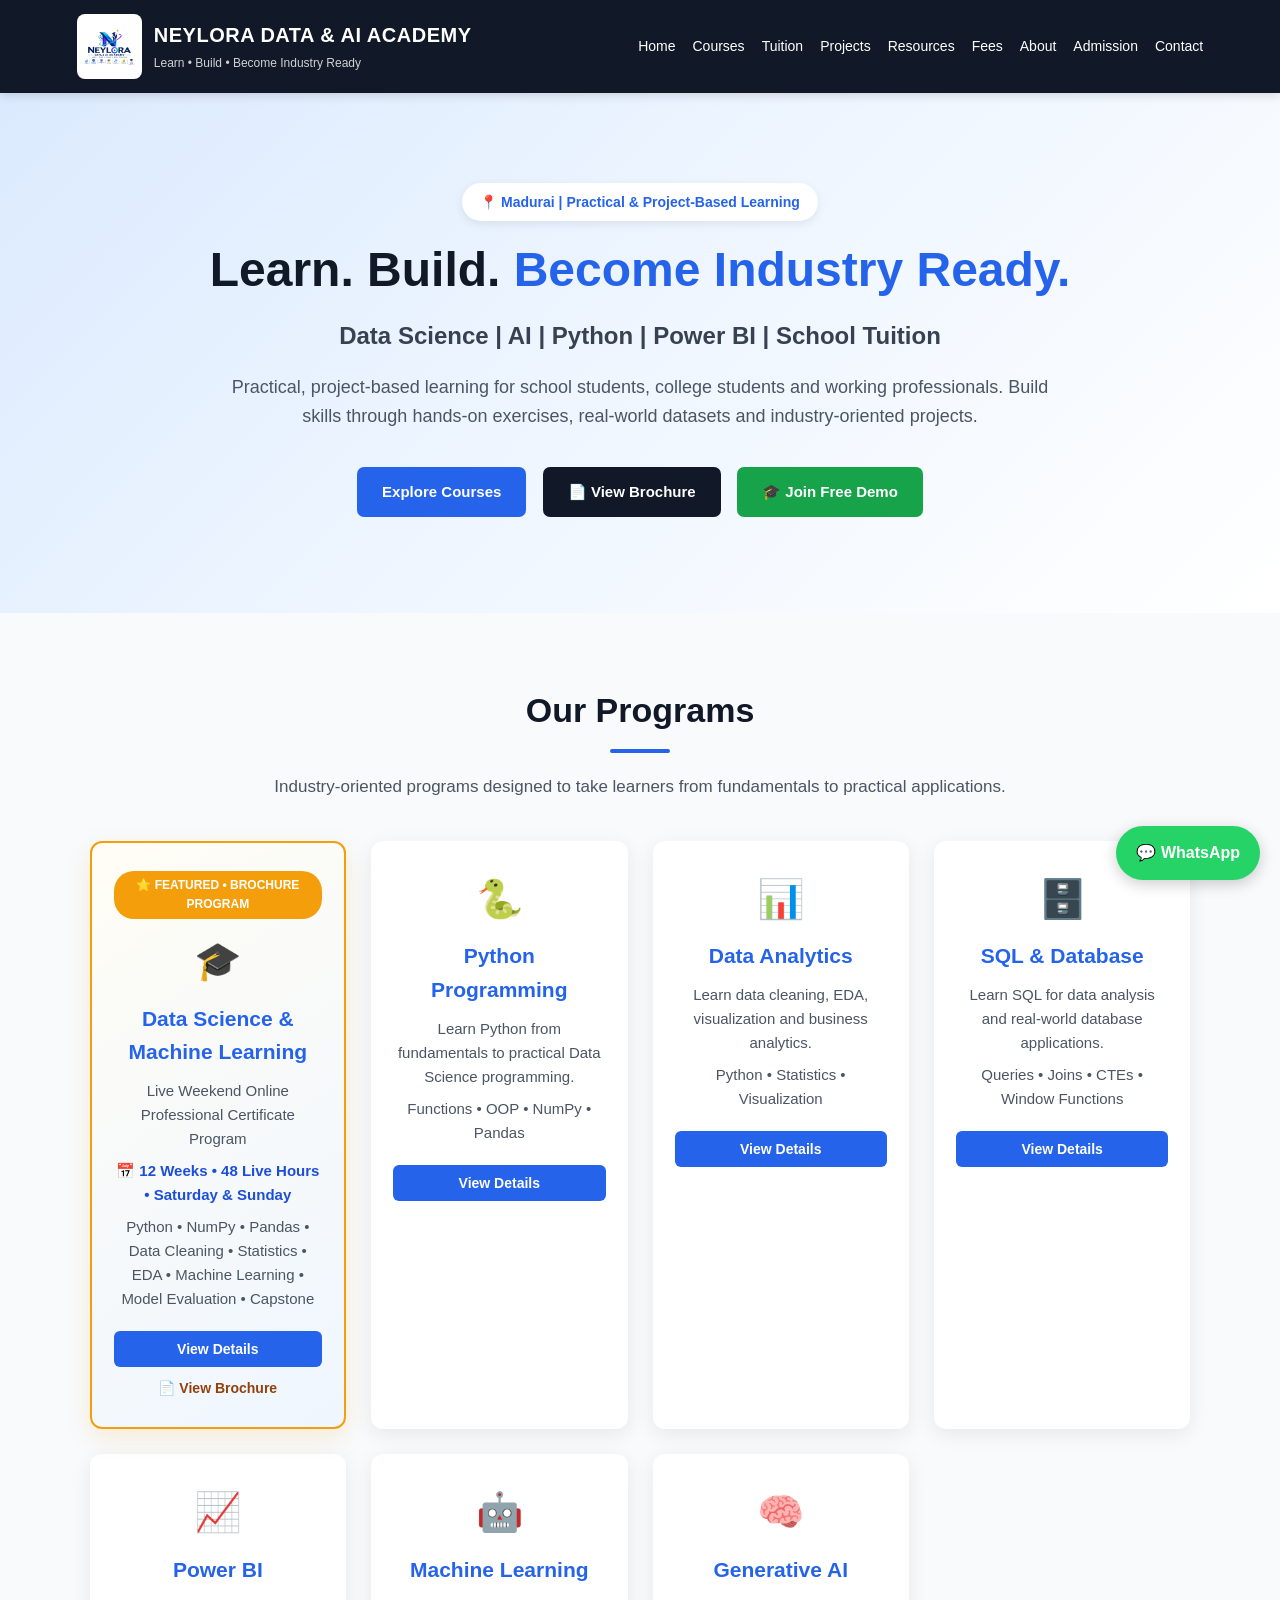
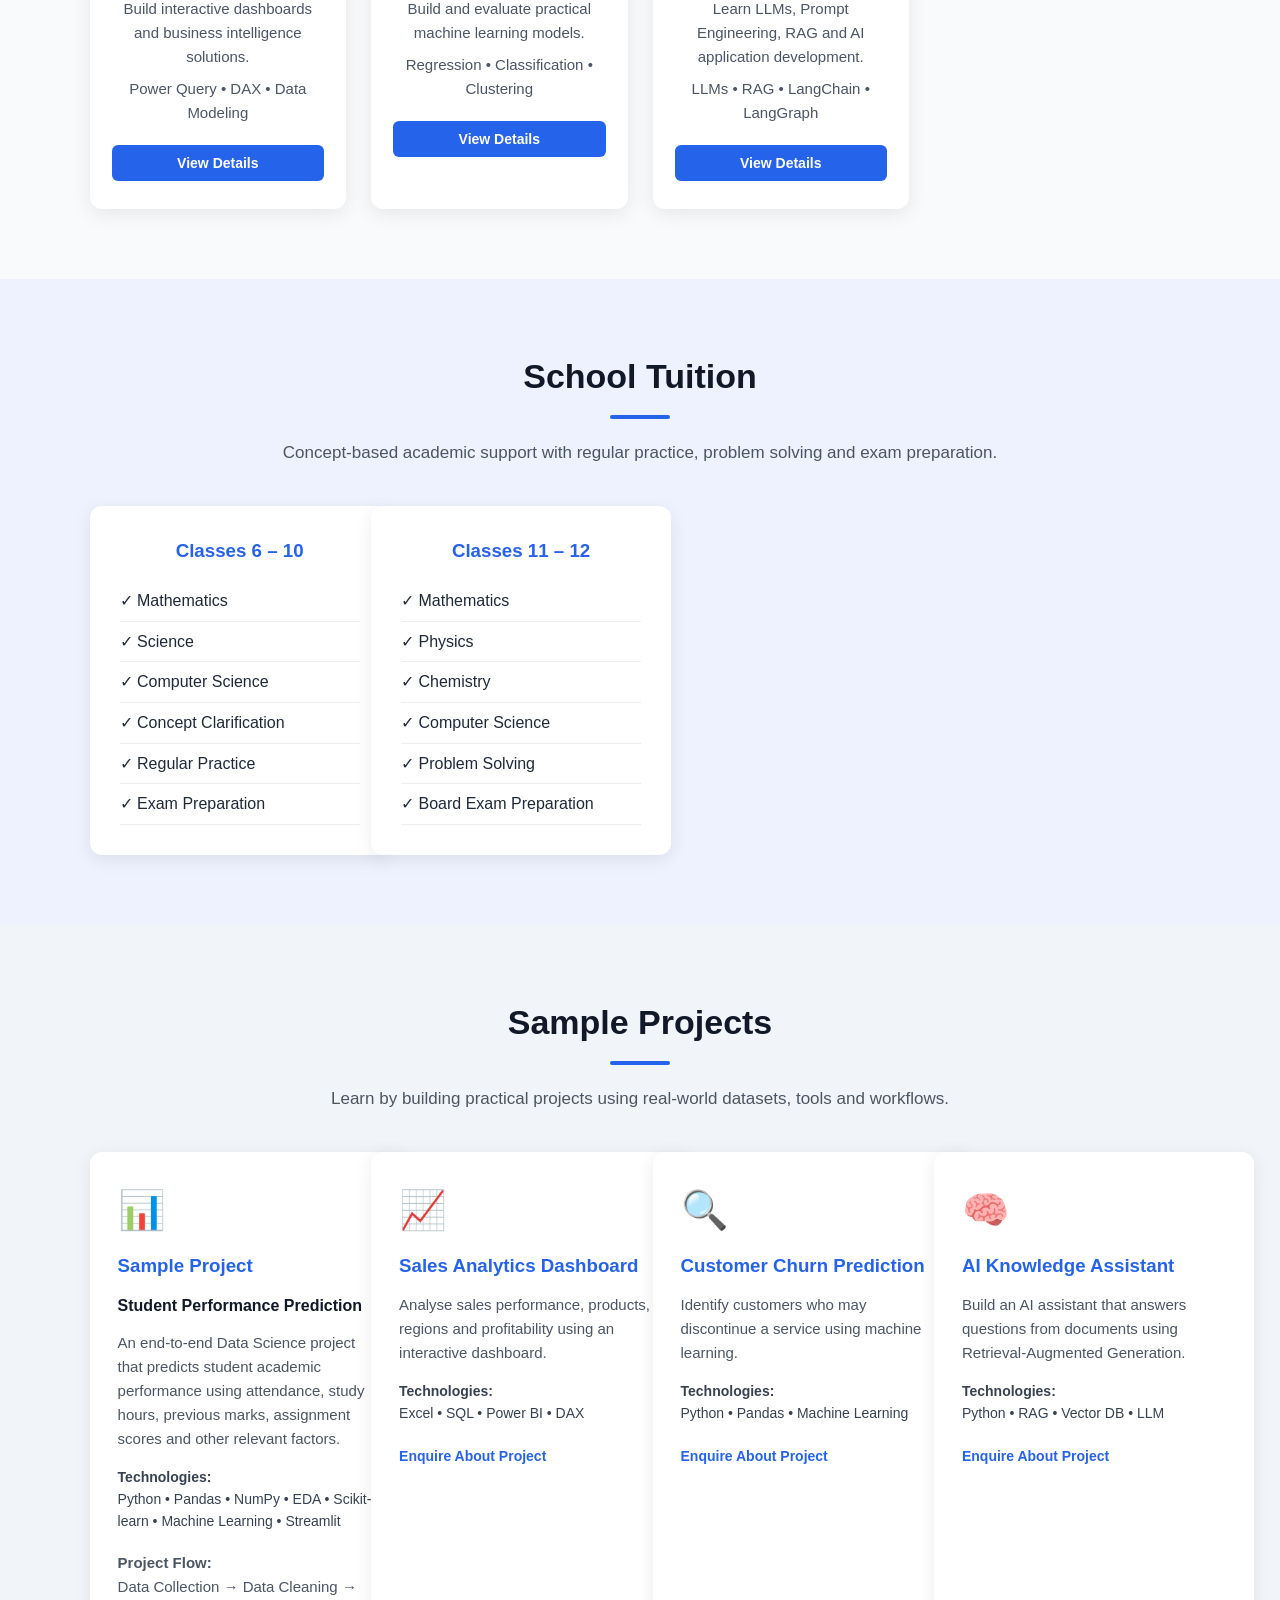
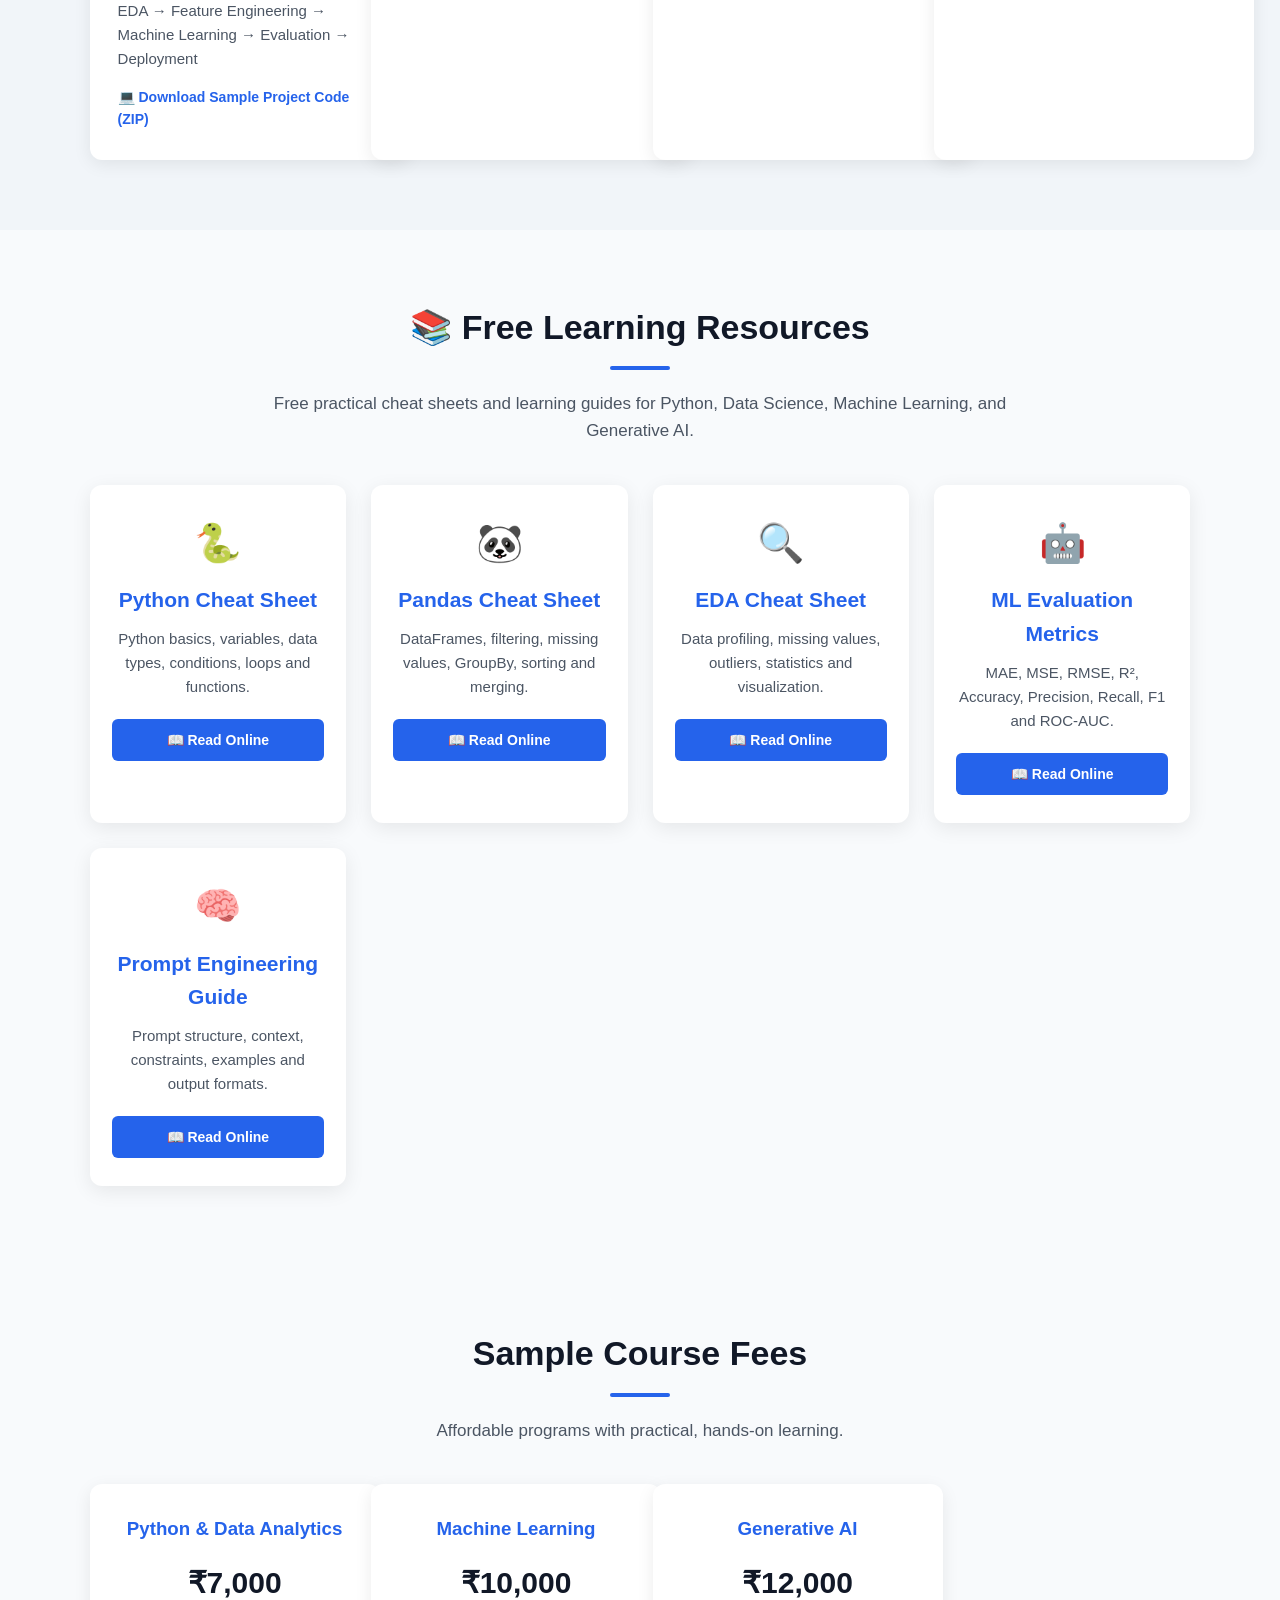
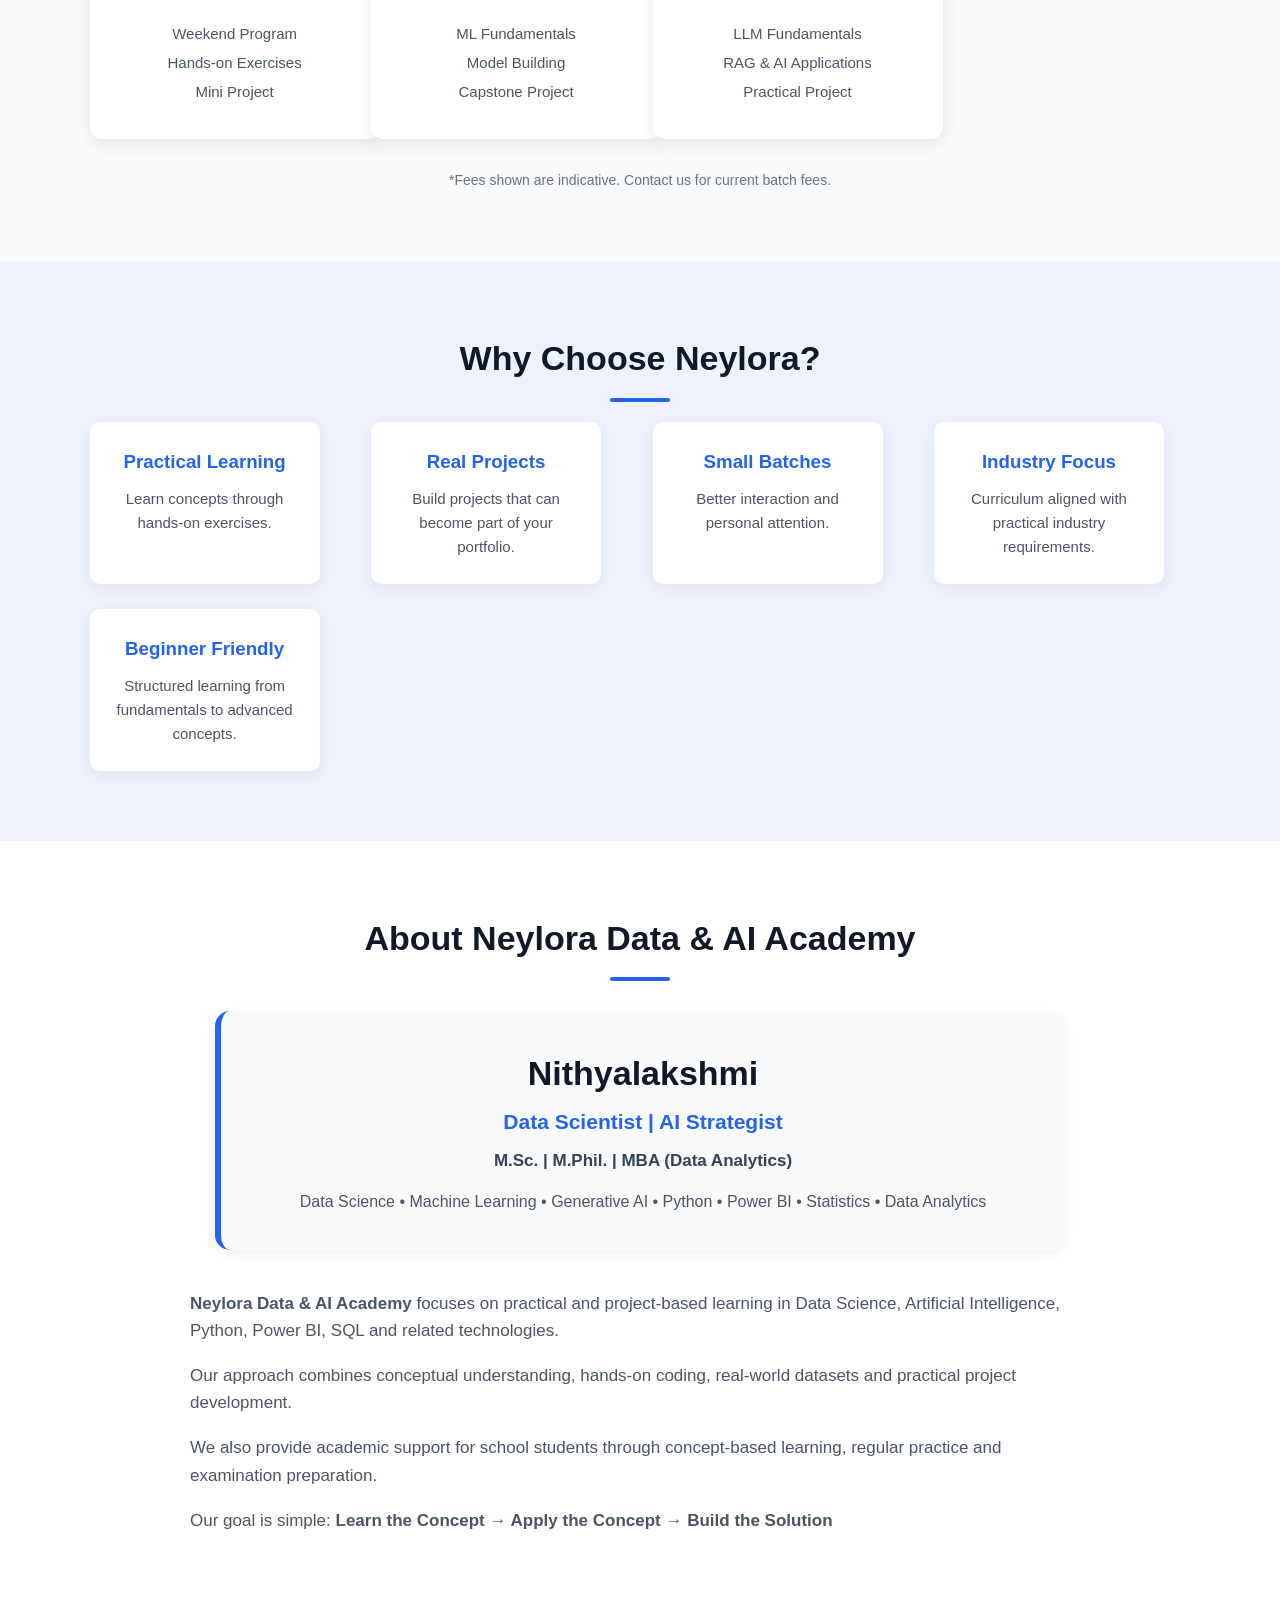
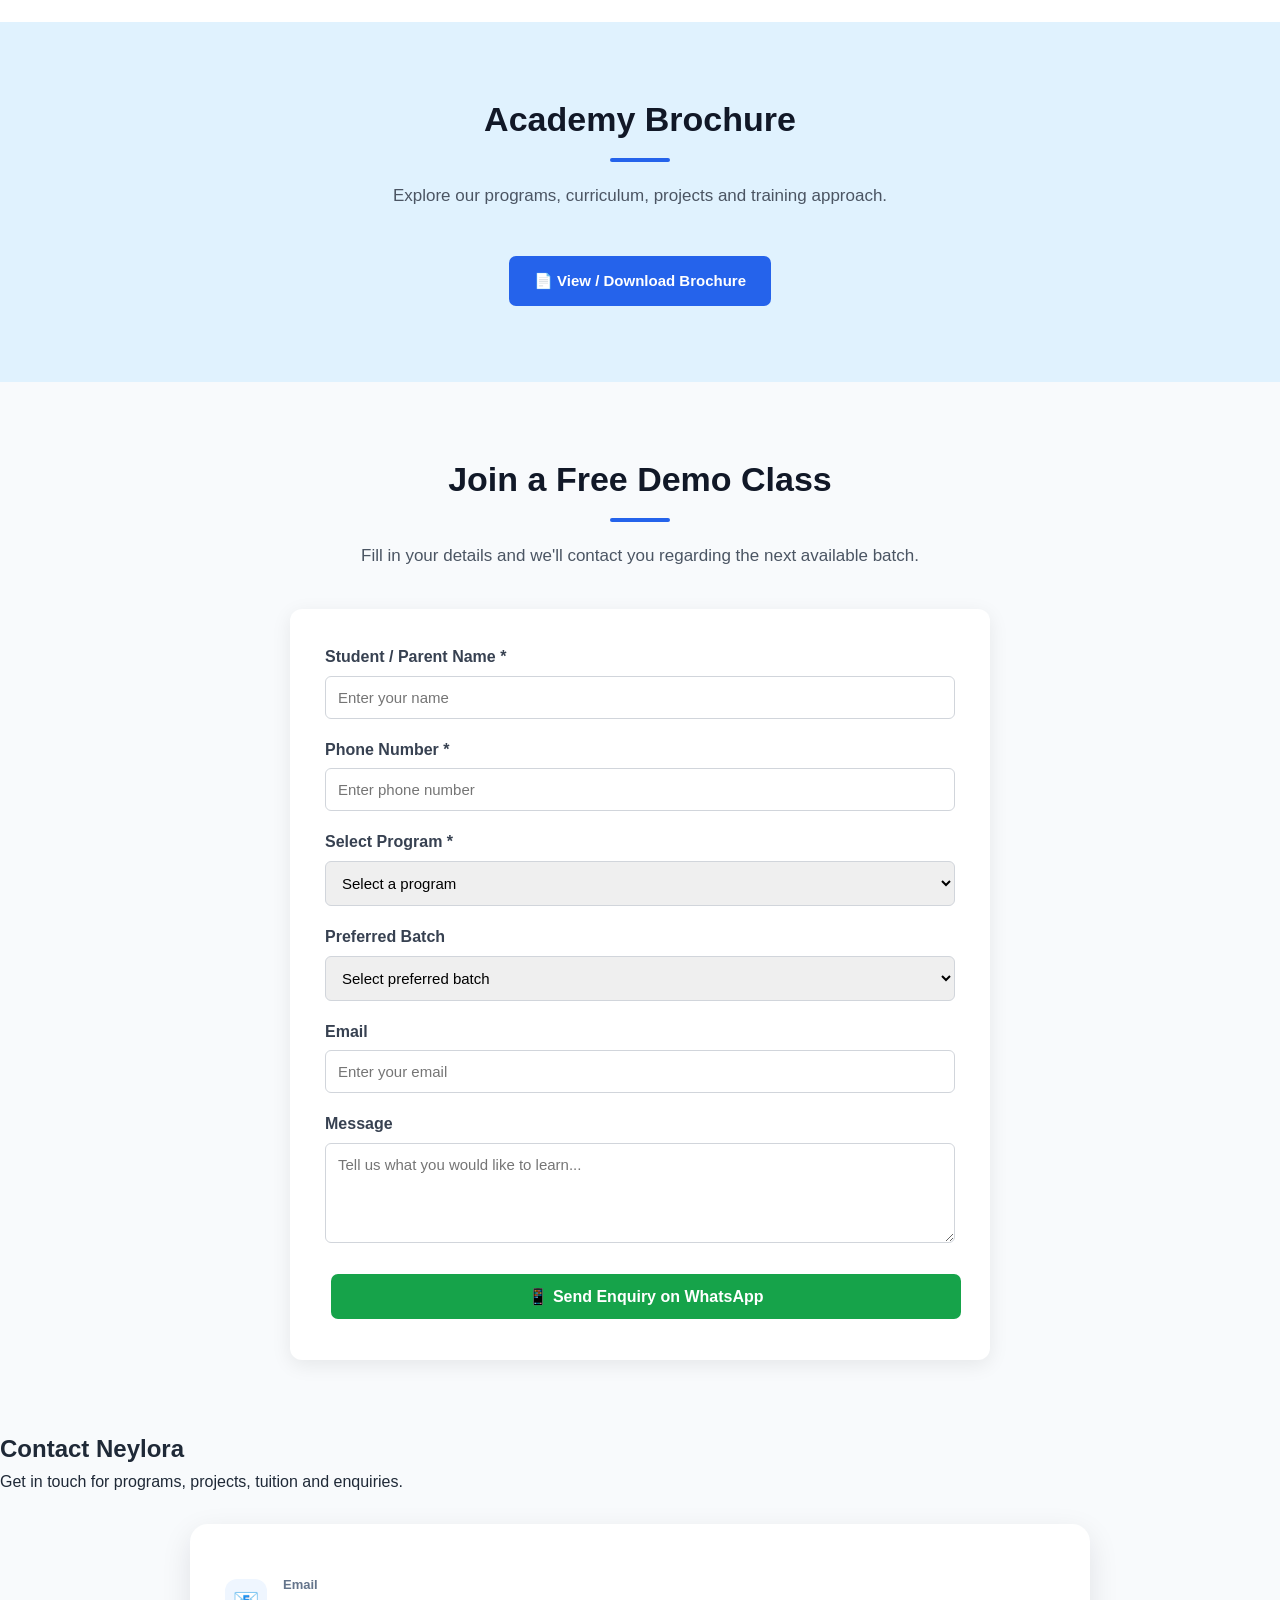
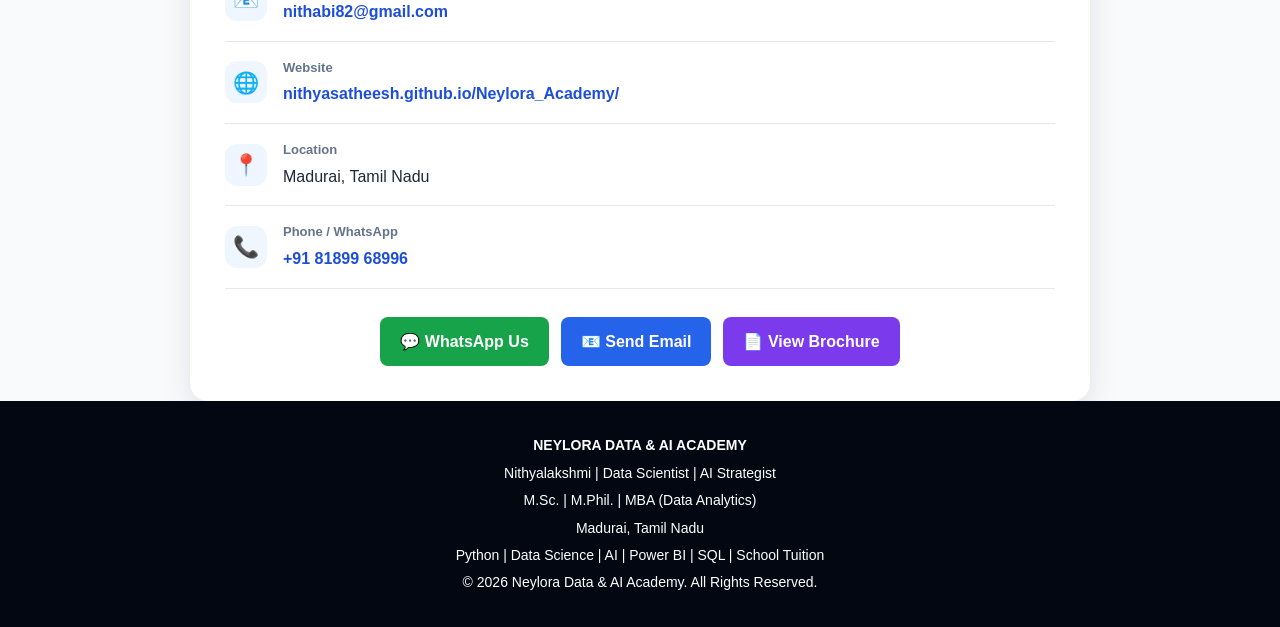
<file: index.html>
<!DOCTYPE html>
<html lang="en">

<head>

    <meta charset="UTF-8">

    <meta name="viewport"
          content="width=device-width, initial-scale=1.0">

    <title>Neylora Data & AI Academy | Madurai</title>

    <meta name="description"
          content="Neylora Data & AI Academy in Madurai offers practical training in Data Science, Artificial Intelligence, Python, Power BI, SQL and school tuition.">

    <style>

        * {
            margin: 0;
            padding: 0;
            box-sizing: border-box;
        }

        html {
            scroll-behavior: smooth;
        }

        body {
            font-family: Arial, Helvetica, sans-serif;
            line-height: 1.6;
            color: #1f2937;
            background: #f8fafc;
        }

        a {
            text-decoration: none;
        }


        /* =========================
           HEADER
        ========================= */

        header {
            background: #111827;
            color: white;
            padding: 14px 6%;
            display: flex;
            justify-content: space-between;
            align-items: center;
            position: sticky;
            top: 0;
            z-index: 1000;
            box-shadow: 0 2px 10px rgba(0,0,0,0.15);
        }

        .logo-container {
            display: flex;
            align-items: center;
            gap: 12px;
        }

        .academy-logo {
            width: 65px;
            height: 65px;
            object-fit: contain;
            background: white;
            border-radius: 8px;
            padding: 4px;
        }

        .academy-name {
            font-size: 20px;
            font-weight: bold;
            letter-spacing: 0.5px;
        }

        .tagline-small {
            font-size: 12px;
            opacity: 0.8;
            margin-top: 3px;
        }

        nav {
            display: flex;
            flex-wrap: wrap;
            justify-content: center;
        }

        nav a {
            color: white;
            margin-left: 17px;
            font-size: 14px;
            transition: 0.3s;
        }

        nav a:hover {
            color: #60a5fa;
        }


        /* =========================
           HERO
        ========================= */

        .hero {
            background: linear-gradient(
                135deg,
                #dbeafe,
                #eff6ff,
                #ffffff
            );

            padding: 90px 20px;
            text-align: center;
        }

        .hero-badge {
            display: inline-block;
            background: white;
            color: #2563eb;
            padding: 8px 18px;
            border-radius: 30px;
            font-size: 14px;
            font-weight: bold;
            margin-bottom: 20px;
            box-shadow: 0 3px 10px rgba(0,0,0,0.08);
        }

        .hero h1 {
            font-size: 48px;
            line-height: 1.2;
            color: #111827;
            margin-bottom: 18px;
        }

        .hero h1 span {
            color: #2563eb;
        }

        .hero h2 {
            font-size: 24px;
            color: #374151;
            margin-bottom: 18px;
        }

        .hero p {
            max-width: 850px;
            margin: auto;
            font-size: 18px;
            color: #4b5563;
        }

        .hero-buttons {
            margin-top: 30px;
        }

        .btn {
            display: inline-block;
            padding: 13px 25px;
            margin: 6px;
            border-radius: 7px;
            font-weight: bold;
            font-size: 15px;
            background: #2563eb;
            color: white;
            transition: 0.3s;
        }

        .btn:hover {
            background: #1d4ed8;
            transform: translateY(-2px);
        }

        .btn-dark {
            background: #111827;
        }

        .btn-dark:hover {
            background: #374151;
        }

        .btn-green {
            background: #16a34a;
        }

        .btn-green:hover {
            background: #15803d;
        }


        /* =========================
           COMMON SECTIONS
        ========================= */

        .section {
            padding: 70px 7%;
            text-align: center;
        }

        .section h2 {
            font-size: 34px;
            color: #111827;
            margin-bottom: 12px;
        }

        .section-title-line {
            width: 60px;
            height: 4px;
            background: #2563eb;
            margin: 0 auto 20px;
            border-radius: 5px;
        }

        .section-intro {
            max-width: 800px;
            margin: 0 auto 40px;
            color: #4b5563;
            font-size: 17px;
        }


        /* =========================
           CARDS
        ========================= */

        .cards {
            display: grid;
            grid-template-columns: repeat(4, minmax(220px, 1fr));
            gap: 25px;
            align-items: stretch;
        }

        .card {
            background: white;
            width: 100%;
            min-height: 260px;
            padding: 28px 22px;
            border-radius: 12px;
            box-shadow: 0 5px 20px rgba(0,0,0,0.08);
            transition: 0.3s;
            text-align: center;
            display: flex;
            flex-direction: column;
        }

        .card:hover {
            transform: translateY(-6px);
            box-shadow: 0 10px 25px rgba(0,0,0,0.12);
        }

        .card-icon {
            font-size: 38px;
            margin-bottom: 10px;
        }

        .card h3 {
            font-size: 21px;
            color: #2563eb;
            margin-bottom: 10px;
        }

        .card p {
            color: #4b5563;
            font-size: 15px;
            margin-bottom: 8px;
        }

        .details-btn {
            margin-top: 12px;
            padding: 10px 18px;
            border: none;
            border-radius: 6px;
            background: #2563eb;
            color: white;
            cursor: pointer;
            font-weight: bold;
            font-size: 14px;
        }

        .details-btn:hover {
            background: #1d4ed8;
        }


        /* =========================
           TUITION
        ========================= */

        .tuition {
            background: #eef2ff;
        }

        .tuition-box {
            background: white;
            width: 300px;
            padding: 30px;
            border-radius: 12px;
            box-shadow: 0 5px 18px rgba(0,0,0,0.08);
            text-align: left;
        }

        .tuition-box h3 {
            color: #2563eb;
            margin-bottom: 15px;
            text-align: center;
        }

        .tuition-box ul {
            list-style: none;
        }

        .tuition-box li {
            padding: 7px 0;
            border-bottom: 1px solid #eeeeee;
        }


        /* =========================
           PROJECTS
        ========================= */

        .projects {
            background: #f1f5f9;
        }

        .project-card {
            background: white;
            width: 320px;
            padding: 28px;
            border-radius: 12px;
            box-shadow: 0 4px 18px rgba(0,0,0,0.08);
            text-align: left;
        }

        .project-card h3 {
            color: #2563eb;
            margin-bottom: 12px;
        }

        .project-card h4 {
            color: #111827;
            margin-bottom: 12px;
        }

        .project-card p {
            color: #4b5563;
            font-size: 15px;
            margin-bottom: 15px;
        }

        .project-tech {
            color: #374151;
            font-size: 14px;
            margin-bottom: 18px;
        }

        .project-link {
            display: inline-block;
            color: #2563eb;
            font-weight: bold;
            font-size: 14px;
            margin-right: 10px;
        }

        .project-link:hover {
            text-decoration: underline;
        }
/* =========================
           FEES
        ========================= */

        .fee-card {
            background: white;
            width: 290px;
            padding: 30px;
            border-radius: 12px;
            box-shadow: 0 5px 18px rgba(0,0,0,0.08);
        }

        .fee-card h3 {
            color: #2563eb;
            margin-bottom: 10px;
        }

        .price {
            font-size: 30px;
            font-weight: bold;
            color: #111827;
            margin: 15px 0;
        }

        .fee-card p {
            color: #4b5563;
            font-size: 15px;
            margin: 5px;
        }

        .fee-note {
            margin-top: 30px;
            color: #6b7280;
            font-size: 14px;
        }


        /* =========================
           WHY CHOOSE US
        ========================= */

        .why-section {
            background: #eef2ff;
        }

        .why-card {
            background: white;
            width: 230px;
            padding: 25px;
            border-radius: 10px;
            box-shadow: 0 4px 15px rgba(0,0,0,0.06);
        }

        .why-card h3 {
            color: #2563eb;
            margin-bottom: 10px;
        }

        .why-card p {
            color: #4b5563;
            font-size: 15px;
        }


        /* =========================
           ABOUT / FACULTY
        ========================= */

        .about {
            background: white;
        }

        .faculty-profile {
            max-width: 850px;
            margin: 30px auto 40px;
            padding: 35px;
            background: #f8fafc;
            border-radius: 15px;
            border-left: 6px solid #2563eb;
            box-shadow: 0 4px 15px rgba(0,0,0,0.06);
        }

        .faculty-profile h2 {
            color: #111827;
            margin-bottom: 5px;
        }

        .faculty-role {
            color: #2563eb;
            font-size: 21px;
            font-weight: bold;
            margin-bottom: 8px;
        }

        .qualification {
            font-size: 17px;
            font-weight: bold;
            color: #374151;
            margin-bottom: 15px;
        }

        .expertise {
            color: #4b5563;
            font-size: 16px;
        }

        .about-content {
            max-width: 900px;
            margin: auto;
            font-size: 17px;
            color: #4b5563;
            text-align: left;
        }

        .about-content p {
            margin-bottom: 18px;
        }


        /* =========================
           BROCHURE
        ========================= */

        .brochure {
            background: #e0f2fe;
        }


        /* =========================
           ADMISSION
        ========================= */

        .admission {
            background: #f8fafc;
        }

        .form-container {
            max-width: 700px;
            margin: auto;
            background: white;
            padding: 35px;
            border-radius: 12px;
            box-shadow: 0 5px 20px rgba(0,0,0,0.08);
            text-align: left;
        }

        .form-group {
            margin-bottom: 18px;
        }

        .form-group label {
            display: block;
            font-weight: bold;
            margin-bottom: 6px;
            color: #374151;
        }

        .form-group input,
        .form-group select,
        .form-group textarea {
            width: 100%;
            padding: 12px;
            border: 1px solid #d1d5db;
            border-radius: 6px;
            font-size: 15px;
            font-family: Arial;
        }

        .form-group textarea {
            min-height: 100px;
            resize: vertical;
        }

        .form-submit {
            width: 100%;
            border: none;
            cursor: pointer;
            font-size: 16px;
        }


        /* =========================
           CONTACT
        ========================= */

        .contact {
            background: #111827;
            color: white;
        }

        .contact h2 {
            color: white;
        }

        .contact p {
            margin: 8px;
            font-size: 17px;
        }


        /* =========================
           FOOTER
        ========================= */

        footer {
            background: #030712;
            color: white;
            text-align: center;
            padding: 28px 15px;
            font-size: 14px;
        }

        footer p {
            margin: 5px;
        }


        /* =========================
           WHATSAPP
        ========================= */

        .whatsapp {
            position: fixed;
            right: 20px;
            bottom: 20px;
            background: #25D366;
            color: white;
            padding: 14px 20px;
            border-radius: 30px;
            font-weight: bold;
            box-shadow: 0 4px 15px rgba(0,0,0,0.2);
            z-index: 2000;
        }

        .whatsapp:hover {
            background: #16a34a;
        }


        /* =========================
           COURSE MODAL
        ========================= */

        .modal {
            display: none;
            position: fixed;
            z-index: 3000;
            left: 0;
            top: 0;
            width: 100%;
            height: 100%;
            background: rgba(0,0,0,0.65);
            justify-content: center;
            align-items: center;
            padding: 20px;
        }

        .modal-content {
            background: white;
            width: 90%;
            max-width: 750px;
            max-height: 85vh;
            overflow-y: auto;
            border-radius: 12px;
            padding: 35px;
            position: relative;
            text-align: left;
        }

        .modal-content h2 {
            color: #2563eb;
            margin-bottom: 20px;
        }

        .modal-content h3 {
            margin-top: 20px;
            margin-bottom: 10px;
            color: #111827;
        }

        .modal-content ul {
            padding-left: 25px;
        }

        .modal-content li {
            margin-bottom: 5px;
        }

        .close-btn {
            position: absolute;
            right: 15px;
            top: 8px;
            border: none;
            background: none;
            font-size: 32px;
            cursor: pointer;
            color: #555;
        }


        /* =========================
           FEATURED PROGRAM
        ========================= */

        .featured-program-card {
            position: relative;
            border: 2px solid #f59e0b;
            background: linear-gradient(145deg, #fffdf5, #eff6ff);
            box-shadow: 0 8px 25px rgba(245,158,11,0.16);
        }

        .featured-program-card:hover {
            border-color: #2563eb;
            box-shadow: 0 12px 30px rgba(37,99,235,0.16);
        }

        .featured-label {
            display: inline-block;
            background: #f59e0b;
            color: white;
            padding: 5px 12px;
            border-radius: 20px;
            font-size: 12px;
            font-weight: bold;
            margin-bottom: 12px;
        }

        .program-meta {
            color: #1d4ed8 !important;
            font-weight: bold;
        }

        .brochure-mini-link {
            display: inline-block;
            margin-top: 10px;
            color: #92400e;
            font-weight: bold;
            font-size: 14px;
        }

        .brochure-mini-link:hover {
            text-decoration: underline;
        }


        /* =========================
           MOBILE
        ========================= */


        @media (max-width: 1100px) {
            .cards {
                grid-template-columns: repeat(2, minmax(220px, 1fr));
            }
        }

        @media (max-width: 900px) {

            header {
                flex-direction: column;
                gap: 15px;
                padding: 15px;
            }

            nav {
                line-height: 2;
            }

            nav a {
                margin: 5px 8px;
            }

            .hero {
                padding: 70px 20px;
            }

            .hero h1 {
                font-size: 36px;
            }

            .hero h2 {
                font-size: 20px;
            }

            .hero p {
                font-size: 16px;
            }
        }

        @media (max-width: 500px) {

            .academy-name {
                font-size: 16px;
            }

            .tagline-small {
                font-size: 10px;
            }

            .academy-logo {
                width: 52px;
                height: 52px;
            }

            .hero h1 {
                font-size: 30px;
            }

            .section {
                padding: 55px 5%;
            }

            .section h2 {
                font-size: 28px;
            }

            .form-container {
                padding: 22px;
            }

            .whatsapp {
                right: 12px;
                bottom: 12px;
                padding: 12px 16px;
            }
        }

    
        .contact-link {
            color: #60a5fa;
            font-weight: bold;
            text-decoration: none;
        }

        .contact-link:hover {
            color: #93c5fd;
            text-decoration: underline;
        }


        /* =========================
           CLEAN CONTACT SECTION
        ========================= */

        .contact-section {
            background: #f8fafc;
        }

        .contact-card {
            max-width: 900px;
            margin: 30px auto 0;
            background: #ffffff;
            border-radius: 18px;
            padding: 35px;
            box-shadow: 0 10px 30px rgba(15, 23, 42, 0.10);
        }

        .contact-item {
            display: flex;
            align-items: center;
            gap: 16px;
            padding: 16px 0;
            border-bottom: 1px solid #e5e7eb;
        }

        .contact-icon {
            width: 42px;
            height: 42px;
            display: flex;
            align-items: center;
            justify-content: center;
            background: #eff6ff;
            border-radius: 12px;
            font-size: 21px;
            flex-shrink: 0;
        }

        .contact-label {
            display: block;
            font-size: 13px;
            color: #64748b;
            margin-bottom: 3px;
            font-weight: 600;
        }

        .contact-item a {
            color: #1d4ed8;
            text-decoration: none;
            font-weight: 600;
            word-break: break-word;
        }

        .contact-item a:hover {
            text-decoration: underline;
        }

        .contact-actions {
            display: flex;
            justify-content: center;
            flex-wrap: wrap;
            gap: 12px;
            margin-top: 28px;
        }

        .contact-btn {
            display: inline-flex;
            align-items: center;
            justify-content: center;
            padding: 12px 20px;
            border-radius: 8px;
            text-decoration: none;
            font-weight: 700;
            color: #ffffff !important;
            transition: transform 0.2s, box-shadow 0.2s;
        }

        .contact-btn:hover {
            transform: translateY(-2px);
            text-decoration: none !important;
            box-shadow: 0 6px 15px rgba(0,0,0,0.12);
        }

        .whatsapp-btn {
            background: #16a34a;
        }

        .email-btn {
            background: #2563eb;
        }

        .brochure-btn {
            background: #7c3aed;
        }

        @media (max-width: 600px) {
            .contact-card {
                padding: 22px 18px;
            }

            .contact-actions {
                flex-direction: column;
            }

            .contact-btn {
                width: 100%;
                box-sizing: border-box;
            }
        }

</style>

</head>


<body>


<!-- =====================================================
     HEADER
===================================================== -->

<header>

    <div class="logo-container">

        <img
            src="images/logo.png"
            alt="Neylora Data & AI Academy Logo"
            class="academy-logo"
        >

        <div>

            <div class="academy-name">
                NEYLORA DATA & AI ACADEMY
            </div>

            <div class="tagline-small">
                Learn • Build • Become Industry Ready
            </div>

        </div>

    </div>


    <nav>

        <a href="#home">Home</a>

        <a href="#courses">Courses</a>

        <a href="#tuition">Tuition</a>

        <a href="#projects">Projects</a>
        <a href="#resources">Resources</a>

        <a href="#fees">Fees</a>

        <a href="#about">About</a>

        <a href="#admission">Admission</a>

        <a href="#contact">Contact</a>

    </nav>

</header>



<!-- =====================================================
     HERO
===================================================== -->

<section class="hero" id="home">

    <div class="hero-badge">

        📍 Madurai | Practical & Project-Based Learning

    </div>


    <h1>

        Learn. Build.
        <span>Become Industry Ready.</span>

    </h1>


    <h2>

        Data Science | AI | Python | Power BI | School Tuition

    </h2>


    <p>

        Practical, project-based learning for school students,
        college students and working professionals.

        Build skills through hands-on exercises,
        real-world datasets and industry-oriented projects.

    </p>


    <div class="hero-buttons">

        <a
            class="btn"
            href="#courses"
        >
            Explore Courses
        </a>


        <a
            class="btn btn-dark"
            href="documents/Neylora-Brochure.pdf"
            target="_blank"
        >
            📄 View Brochure
        </a>


        <a
            class="btn btn-green"
            href="#admission"
        >
            🎓 Join Free Demo
        </a>

    </div>

</section>



<!-- =====================================================
     COURSES
===================================================== -->

<section class="section" id="courses">

    <h2>Our Programs</h2>

    <div class="section-title-line"></div>

    <p class="section-intro">

        Industry-oriented programs designed to take
        learners from fundamentals to practical applications.

    </p>


    <div class="cards">


        <!-- FEATURED BROCHURE-BASED PROGRAM -->

        <div class="card featured-program-card">

            <div class="featured-label">
                ⭐ FEATURED • BROCHURE PROGRAM
            </div>

            <div class="card-icon">
                🎓
            </div>

            <h3>
                Data Science & Machine Learning
            </h3>

            <p>
                Live Weekend Online Professional Certificate Program
            </p>

            <p class="program-meta">
                📅 12 Weeks • 48 Live Hours • Saturday & Sunday
            </p>

            <p>
                Python • NumPy • Pandas • Data Cleaning • Statistics •
                EDA • Machine Learning • Model Evaluation • Capstone
            </p>

            <button
                class="details-btn"
                onclick="openCourse('weekend')"
            >
                View Details
            </button>

            <a
                class="brochure-mini-link"
                href="documents/Neylora-Brochure.pdf"
                target="_blank"
            >
                📄 View Brochure
            </a>

        </div>


        <!-- PYTHON -->

        <div class="card">

            <div class="card-icon">🐍</div>

            <h3>Python Programming</h3>

            <p>
                Learn Python from fundamentals
                to practical Data Science programming.
            </p>

            <p>
                Functions • OOP • NumPy • Pandas
            </p>

            <button
                class="details-btn"
                onclick="openCourse('python')"
            >
                View Details
            </button>

        </div>


        <!-- DATA ANALYTICS -->

        <div class="card">

            <div class="card-icon">📊</div>

            <h3>Data Analytics</h3>

            <p>
                Learn data cleaning, EDA,
                visualization and business analytics.
            </p>

            <p>
                Python • Statistics • Visualization
            </p>

            <button
                class="details-btn"
                onclick="openCourse('analytics')"
            >
                View Details
            </button>

        </div>


        <!-- SQL -->

        <div class="card">

            <div class="card-icon">🗄️</div>

            <h3>SQL & Database</h3>

            <p>
                Learn SQL for data analysis
                and real-world database applications.
            </p>

            <p>
                Queries • Joins • CTEs • Window Functions
            </p>

            <button
                class="details-btn"
                onclick="openCourse('sql')"
            >
                View Details
            </button>

        </div>


        <!-- POWER BI -->

        <div class="card">

            <div class="card-icon">📈</div>

            <h3>Power BI</h3>

            <p>
                Build interactive dashboards
                and business intelligence solutions.
            </p>

            <p>
                Power Query • DAX • Data Modeling
            </p>

            <button
                class="details-btn"
                onclick="openCourse('powerbi')"
            >
                View Details
            </button>

        </div>


        <!-- MACHINE LEARNING -->

        <div class="card">

            <div class="card-icon">🤖</div>

            <h3>Machine Learning</h3>

            <p>
                Build and evaluate practical
                machine learning models.
            </p>

            <p>
                Regression • Classification • Clustering
            </p>

            <button
                class="details-btn"
                onclick="openCourse('ml')"
            >
                View Details
            </button>

        </div>


        <!-- GENERATIVE AI -->

        <div class="card">

            <div class="card-icon">🧠</div>

            <h3>Generative AI</h3>

            <p>
                Learn LLMs, Prompt Engineering,
                RAG and AI application development.
            </p>

            <p>
                LLMs • RAG • LangChain • LangGraph
            </p>

            <button
                class="details-btn"
                onclick="openCourse('genai')"
            >
                View Details
            </button>

        </div>

    </div>

</section>



<!-- =====================================================
     SCHOOL TUITION
===================================================== -->

<section class="section tuition" id="tuition">

    <h2>School Tuition</h2>

    <div class="section-title-line"></div>

    <p class="section-intro">

        Concept-based academic support with regular
        practice, problem solving and exam preparation.

    </p>


    <div class="cards">


        <div class="tuition-box">

            <h3>Classes 6 – 10</h3>

            <ul>

                <li>✓ Mathematics</li>

                <li>✓ Science</li>

                <li>✓ Computer Science</li>

                <li>✓ Concept Clarification</li>

                <li>✓ Regular Practice</li>

                <li>✓ Exam Preparation</li>

            </ul>

        </div>


        <div class="tuition-box">

            <h3>Classes 11 – 12</h3>

            <ul>

                <li>✓ Mathematics</li>

                <li>✓ Physics</li>

                <li>✓ Chemistry</li>

                <li>✓ Computer Science</li>

                <li>✓ Problem Solving</li>

                <li>✓ Board Exam Preparation</li>

            </ul>

        </div>

    </div>

</section>



<!-- =====================================================
     PROJECTS
===================================================== -->

<section class="section projects" id="projects">

    <h2>Sample Projects</h2>

    <div class="section-title-line"></div>

    <p class="section-intro">

        Learn by building practical projects using
        real-world datasets, tools and workflows.

    </p>


    <div class="cards">


        <!-- SAMPLE PROJECT -->

        <div class="project-card">

            <div class="card-icon">
                📊
            </div>

            <h3>
                Sample Project
            </h3>

            <h4>
                Student Performance Prediction
            </h4>

            <p>

                An end-to-end Data Science project
                that predicts student academic performance
                using attendance, study hours, previous marks,
                assignment scores and other relevant factors.

            </p>


            <div class="project-tech">

                <strong>Technologies:</strong><br>

                Python • Pandas • NumPy • EDA •
                Scikit-learn • Machine Learning • Streamlit

            </div>


            <p>

                <strong>Project Flow:</strong><br>

                Data Collection → Data Cleaning →
                EDA → Feature Engineering →
                Machine Learning → Evaluation →
                Deployment

            </p>


            <a
                class="project-link"
                href="documents/Student-Performance-Prediction-Project.zip" download
            >
                💻 Download Sample Project Code (ZIP)
            </a>

        </div>


        <!-- SALES PROJECT -->

        <div class="project-card">

            <div class="card-icon">
                📈
            </div>

            <h3>
                Sales Analytics Dashboard
            </h3>

            <p>

                Analyse sales performance,
                products, regions and profitability
                using an interactive dashboard.

            </p>


            <div class="project-tech">

                <strong>Technologies:</strong><br>

                Excel • SQL • Power BI • DAX

            </div>


            <a
                class="project-link"
                href="#contact"
            >
                Enquire About Project
            </a>

        </div>


        <!-- CHURN -->

        <div class="project-card">

            <div class="card-icon">
                🔍
            </div>

            <h3>
                Customer Churn Prediction
            </h3>

            <p>

                Identify customers who may discontinue
                a service using machine learning.

            </p>


            <div class="project-tech">

                <strong>Technologies:</strong><br>

                Python • Pandas • Machine Learning

            </div>


            <a
                class="project-link"
                href="#contact"
            >
                Enquire About Project
            </a>

        </div>


        <!-- RAG PROJECT -->

        <div class="project-card">

            <div class="card-icon">
                🧠
            </div>

            <h3>
                AI Knowledge Assistant
            </h3>

            <p>

                Build an AI assistant that answers
                questions from documents using
                Retrieval-Augmented Generation.

            </p>


            <div class="project-tech">

                <strong>Technologies:</strong><br>

                Python • RAG • Vector DB • LLM

            </div>


            <a
                class="project-link"
                href="#contact"
            >
                Enquire About Project
            </a>

        </div>

    </div>

</section>




<!-- =====================================================
     FREE LEARNING RESOURCES
===================================================== -->

<section class="section" id="resources">

    <h2>📚 Free Learning Resources</h2>

    <div class="section-title-line"></div>

    <p class="section-intro">
        Free practical cheat sheets and learning guides
        for Python, Data Science, Machine Learning,
        and Generative AI.
    </p>

    <div class="cards">

        <div class="card">
            <div class="card-icon">🐍</div>
            <h3>Python Cheat Sheet</h3>
            <p>
                Python basics, variables, data types,
                conditions, loops and functions.
            </p>
            <a class="details-btn"
               href="resources/python-cheat-sheet.html"
               target="_blank"
               rel="noopener">
                📖 Read Online
            </a>
        </div>

        <div class="card">
            <div class="card-icon">🐼</div>
            <h3>Pandas Cheat Sheet</h3>
            <p>
                DataFrames, filtering, missing values,
                GroupBy, sorting and merging.
            </p>
            <a class="details-btn"
               href="resources/pandas-cheat-sheet.html"
               target="_blank"
               rel="noopener">
                📖 Read Online
            </a>
        </div>

        <div class="card">
            <div class="card-icon">🔍</div>
            <h3>EDA Cheat Sheet</h3>
            <p>
                Data profiling, missing values,
                outliers, statistics and visualization.
            </p>
            <a class="details-btn"
               href="resources/eda-cheat-sheet.html"
               target="_blank"
               rel="noopener">
                📖 Read Online
            </a>
        </div>

        <div class="card">
            <div class="card-icon">🤖</div>
            <h3>ML Evaluation Metrics</h3>
            <p>
                MAE, MSE, RMSE, R², Accuracy,
                Precision, Recall, F1 and ROC-AUC.
            </p>
            <a class="details-btn"
               href="resources/ml-evaluation-metrics.html"
               target="_blank"
               rel="noopener">
                📖 Read Online
            </a>
        </div>

        <div class="card">
            <div class="card-icon">🧠</div>
            <h3>Prompt Engineering Guide</h3>
            <p>
                Prompt structure, context, constraints,
                examples and output formats.
            </p>
            <a class="details-btn"
               href="resources/prompt-engineering-guide.html"
               target="_blank"
               rel="noopener">
                📖 Read Online
            </a>
        </div>

    </div>

</section>


<!-- =====================================================
     FEES
===================================================== -->

<section class="section" id="fees">

    <h2>Sample Course Fees</h2>

    <div class="section-title-line"></div>

    <p class="section-intro">

        Affordable programs with practical,
        hands-on learning.

    </p>


    <div class="cards">


        <div class="fee-card">

            <h3>
                Python & Data Analytics
            </h3>

            <div class="price">
                ₹7,000
            </div>

            <p>
                Weekend Program
            </p>

            <p>
                Hands-on Exercises
            </p>

            <p>
                Mini Project
            </p>

        </div>


        <div class="fee-card">

            <h3>
                Machine Learning
            </h3>

            <div class="price">
                ₹10,000
            </div>

            <p>
                ML Fundamentals
            </p>

            <p>
                Model Building
            </p>

            <p>
                Capstone Project
            </p>

        </div>


        <div class="fee-card">

            <h3>
                Generative AI
            </h3>

            <div class="price">
                ₹12,000
            </div>

            <p>
                LLM Fundamentals
            </p>

            <p>
                RAG & AI Applications
            </p>

            <p>
                Practical Project
            </p>

        </div>

    </div>


    <p class="fee-note">

        *Fees shown are indicative.
        Contact us for current batch fees.

    </p>

</section>



<!-- =====================================================
     WHY CHOOSE NEYLORA
===================================================== -->

<section class="section why-section">

    <h2>Why Choose Neylora?</h2>

    <div class="section-title-line"></div>


    <div class="cards">


        <div class="why-card">

            <h3>
                Practical Learning
            </h3>

            <p>
                Learn concepts through
                hands-on exercises.
            </p>

        </div>


        <div class="why-card">

            <h3>
                Real Projects
            </h3>

            <p>
                Build projects that can
                become part of your portfolio.
            </p>

        </div>


        <div class="why-card">

            <h3>
                Small Batches
            </h3>

            <p>
                Better interaction and
                personal attention.
            </p>

        </div>


        <div class="why-card">

            <h3>
                Industry Focus
            </h3>

            <p>
                Curriculum aligned with
                practical industry requirements.
            </p>

        </div>


        <div class="why-card">

            <h3>
                Beginner Friendly
            </h3>

            <p>
                Structured learning from
                fundamentals to advanced concepts.
            </p>

        </div>

    </div>

</section>



<!-- =====================================================
     ABOUT / FOUNDER
===================================================== -->

<section class="section about" id="about">

    <h2>
        About Neylora Data & AI Academy
    </h2>

    <div class="section-title-line"></div>


    <!-- FACULTY PROFILE -->

    <div class="faculty-profile">

        <h2>
            Nithyalakshmi
        </h2>

        <div class="faculty-role">

            Data Scientist | AI Strategist

        </div>

        <div class="qualification">

            M.Sc. | M.Phil. | MBA (Data Analytics)

        </div>

        <p class="expertise">

            Data Science • Machine Learning •
            Generative AI • Python • Power BI •
            Statistics • Data Analytics

        </p>

    </div>


    <div class="about-content">

        <p>

            <strong>
                Neylora Data & AI Academy
            </strong>
            focuses on practical and project-based
            learning in Data Science, Artificial
            Intelligence, Python, Power BI, SQL
            and related technologies.

        </p>


        <p>

            Our approach combines conceptual
            understanding, hands-on coding,
            real-world datasets and practical
            project development.

        </p>


        <p>

            We also provide academic support
            for school students through
            concept-based learning, regular
            practice and examination preparation.

        </p>


        <p>

            Our goal is simple:

            <strong>
                Learn the Concept → Apply the Concept
                → Build the Solution
            </strong>

        </p>

    </div>

</section>



<!-- =====================================================
     BROCHURE
===================================================== -->

<section class="section brochure">

    <h2>
        Academy Brochure
    </h2>

    <div class="section-title-line"></div>

    <p class="section-intro">

        Explore our programs, curriculum,
        projects and training approach.

    </p>


    <a
        class="btn"
        href="documents/Neylora-Brochure.pdf"
        target="_blank"
    >

        📄 View / Download Brochure

    </a>

</section>



<!-- =====================================================
     ADMISSION
===================================================== -->

<section class="section admission" id="admission">

    <h2>
        Join a Free Demo Class
    </h2>

    <div class="section-title-line"></div>

    <p class="section-intro">

        Fill in your details and we'll contact you
        regarding the next available batch.

    </p>


    <div class="form-container">


        <form onsubmit="sendWhatsApp(event)">


            <div class="form-group">

                <label>
                    Student / Parent Name *
                </label>

                <input
                    type="text"
                    id="name"
                    placeholder="Enter your name"
                    required
                >

            </div>


            <div class="form-group">

                <label>
                    Phone Number *
                </label>

                <input
                    type="tel"
                    id="phone"
                    placeholder="Enter phone number"
                    required
                >

            </div>


            <div class="form-group">

                <label>
                    Select Program *
                </label>

                <select
                    id="course"
                    required
                >

                    <option value="">
                        Select a program
                    </option>

                    <option>
                        School Tuition - Classes 6 to 10
                    </option>

                    <option>
                        School Tuition - Classes 11 to 12
                    </option>

                    <option>
                        Python & Data Analytics - Weekend Brochure Program
                    </option>

                    <option>
                        Python Programming
                    </option>

                    <option>
                        Data Analytics
                    </option>

                    <option>
                        SQL & Database
                    </option>

                    <option>
                        Power BI
                    </option>

                    <option>
                        Machine Learning
                    </option>

                    <option>
                        Generative AI
                    </option>

                </select>

            </div>


            <div class="form-group">

                <label>
                    Preferred Batch
                </label>

                <select id="batch">

                    <option value="">
                        Select preferred batch
                    </option>

                    <option>
                        Weekday Evening
                    </option>

                    <option>
                        Saturday
                    </option>

                    <option>
                        Sunday
                    </option>

                    <option>
                        Online
                    </option>

                    <option>
                        Offline - Madurai
                    </option>

                </select>

            </div>


            <div class="form-group">

                <label>
                    Email
                </label>

                <input
                    type="email"
                    id="email"
                    placeholder="Enter your email"
                >

            </div>


            <div class="form-group">

                <label>
                    Message
                </label>

                <textarea
                    id="message"
                    placeholder="Tell us what you would like to learn..."
                ></textarea>

            </div>


            <button
                type="submit"
                class="btn btn-green form-submit"
            >

                📱 Send Enquiry on WhatsApp

            </button>


        </form>

    </div>

</section>



<!-- =====================================================
     CONTACT
===================================================== -->


<section id="contact" class="contact-section">

    <div class="section-title">
        <h2>Contact Neylora</h2>
        <p>Get in touch for programs, projects, tuition and enquiries.</p>
    </div>

    <div class="contact-card">

        <div class="contact-item">
            <span class="contact-icon">📧</span>
            <div>
                <span class="contact-label">Email</span>
                <a href="mailto:nithabi82@gmail.com">
                    nithabi82@gmail.com
                </a>
            </div>
        </div>

        <div class="contact-item">
            <span class="contact-icon">🌐</span>
            <div>
                <span class="contact-label">Website</span>
                <a href="https://nithyasatheesh.github.io/Neylora_Academy/" target="_blank">
                    nithyasatheesh.github.io/Neylora_Academy/
                </a>
            </div>
        </div>

        <div class="contact-item">
            <span class="contact-icon">📍</span>
            <div>
                <span class="contact-label">Location</span>
                <span>Madurai, Tamil Nadu</span>
            </div>
        </div>

        <div class="contact-item">
            <span class="contact-icon">📞</span>
            <div>
                <span class="contact-label">Phone / WhatsApp</span>
                <a href="tel:+918189968996">
                    +91 81899 68996
                </a>
            </div>
        </div>

        <div class="contact-actions">

            <a
                class="contact-btn whatsapp-btn"
                href="https://wa.me/918189968996"
                target="_blank"
            >
                💬 WhatsApp Us
            </a>

            <a
                class="contact-btn email-btn"
                href="mailto:nithabi82@gmail.com"
            >
                📧 Send Email
            </a>

            <a
                class="contact-btn brochure-btn"
                href="documents/Neylora-Brochure.pdf"
                target="_blank"
            >
                📄 View Brochure
            </a>

        </div>

    </div>

</section>




<!-- =====================================================
     FOOTER
===================================================== -->

<footer>

    <p>
        <strong>
            NEYLORA DATA & AI ACADEMY
        </strong>
    </p>


    <p>
        Nithyalakshmi | Data Scientist | AI Strategist
    </p>


    <p>
        M.Sc. | M.Phil. | MBA (Data Analytics)
    </p>


    <p>
        Madurai, Tamil Nadu
    </p>


    <p>
        Python | Data Science | AI |
        Power BI | SQL | School Tuition
    </p>


    <p>
        © 2026 Neylora Data & AI Academy.
        All Rights Reserved.
    </p>

</footer>



<!-- =====================================================
     FLOATING WHATSAPP
===================================================== -->

<a
    class="whatsapp"
    href="https://wa.me/918189968996"
    target="_blank"
    title="Chat with Neylora"
>

    💬 WhatsApp

</a>



<!-- =====================================================
     COURSE DETAILS MODAL
===================================================== -->

<div id="courseModal" class="modal">

    <div class="modal-content">

        <button
            class="close-btn"
            onclick="closeCourse()"
        >
            ×
        </button>


        <h2 id="courseTitle"></h2>


        <div id="courseDetails"></div>

    </div>

</div>



<!-- =====================================================
     JAVASCRIPT
===================================================== -->

<script>


    /* ============================
       COURSE DETAILS
    ============================ */


    const courses = {


        python: {

            title: "Python Programming",

            details: `

                <p>
                    <strong>Duration:</strong>
                    6–8 Weeks
                </p>

                <p>
                    <strong>Level:</strong>
                    Beginner to Intermediate
                </p>

                <h3>
                    Topics Covered
                </h3>

                <ul>

                    <li>Python Fundamentals</li>

                    <li>Variables and Data Types</li>

                    <li>Lists, Tuples, Sets and Dictionaries</li>

                    <li>Conditional Statements</li>

                    <li>Loops</li>

                    <li>Functions</li>

                    <li>Object-Oriented Programming</li>

                    <li>Exception Handling</li>

                    <li>NumPy</li>

                    <li>Pandas</li>

                    <li>Data Visualization</li>

                </ul>

                <h3>
                    Sample Project
                </h3>

                <p>
                    Student Performance Analytics
                </p>

            `
        },


        weekend: {

            title: "Data Science & Machine Learning – 12 Week Online Program",

            details: `

                <div class="modal-featured">

                    <div class="featured-label">
                        ⭐ FEATURED • BROCHURE PROGRAM
                    </div>

                    <h2>
                        Data Science & Machine Learning
                    </h2>

                    <p>
                        Professional Certificate Program
                    </p>

                </div>

                <div class="modal-info">

                    <div>
                        <strong>Duration</strong>
                        <span>12 Weeks</span>
                    </div>

                    <div>
                        <strong>Mode</strong>
                        <span>Live Online</span>
                    </div>

                    <div>
                        <strong>Schedule</strong>
                        <span>Saturday & Sunday</span>
                    </div>

                    <div>
                        <strong>Session</strong>
                        <span>2 Hours / Day</span>
                    </div>

                    <div>
                        <strong>Total Training</strong>
                        <span>48 Live Hours</span>
                    </div>

                    <div>
                        <strong>Projects</strong>
                        <span>3 Mini Projects + 1 Capstone</span>
                    </div>

                </div>

                <h3>Program Learning Journey</h3>

                <p>
                    Python → Data Manipulation → Data Cleaning →
                    Statistics → EDA → Data Visualization →
                    Machine Learning → Model Evaluation →
                    Feature Engineering → Advanced ML →
                    Real-World Projects & Capstone
                </p>

                <h3>Detailed Syllabus</h3>

                <h4>Module 1 — Python for Data Science</h4>
                <ul>
                    <li>Introduction to Python</li>
                    <li>Variables and data types</li>
                    <li>Operators</li>
                    <li>Conditional statements</li>
                    <li>Loops</li>
                    <li>Lists, tuples, sets and dictionaries</li>
                    <li>Functions</li>
                    <li>Lambda functions</li>
                    <li>List comprehensions</li>
                    <li>Basic error handling</li>
                    <li>Introduction to NumPy</li>
                </ul>

                <p>
                    <strong>Note:</strong> This brochure-based program does
                    not include Object-Oriented Programming (OOP).
                </p>

                <h4>Module 2 — NumPy & Pandas</h4>
                <ul>
                    <li>NumPy arrays, indexing, slicing and operations</li>
                    <li>Aggregation and statistical operations</li>
                    <li>Pandas Series and DataFrames</li>
                    <li>CSV / Excel data</li>
                    <li>Filtering, sorting and aggregation</li>
                    <li>GroupBy</li>
                    <li>Merging and joining</li>
                    <li>Data transformation</li>
                </ul>

                <h4>Module 3 — Data Cleaning & Preprocessing</h4>
                <ul>
                    <li>Data quality</li>
                    <li>Missing-value analysis and handling</li>
                    <li>Duplicate records</li>
                    <li>Data inconsistencies</li>
                    <li>Outlier identification</li>
                    <li>Data transformation</li>
                    <li>Categorical data and encoding</li>
                    <li>Preparing data for Machine Learning</li>
                </ul>

                <h4>Module 4 — Statistics for Data Science</h4>
                <ul>
                    <li>Descriptive statistics</li>
                    <li>Mean, median, mode, range</li>
                    <li>Variance and standard deviation</li>
                    <li>Percentiles and quartiles</li>
                    <li>Probability fundamentals</li>
                    <li>Probability distributions</li>
                    <li>Sampling and confidence intervals</li>
                    <li>Hypothesis testing</li>
                    <li>Correlation and covariance</li>
                </ul>

                <h4>Module 5 — Exploratory Data Analysis</h4>
                <ul>
                    <li>Univariate, bivariate and multivariate analysis</li>
                    <li>Distribution and outlier analysis</li>
                    <li>Correlation analysis</li>
                    <li>Pattern identification</li>
                    <li>Business insights and EDA workflow</li>
                    <li>Matplotlib and Seaborn</li>
                    <li>Bar charts, histograms, box plots, scatter plots</li>
                    <li>Line charts and heatmaps</li>
                </ul>

                <h4>Module 6 — Introduction to Machine Learning</h4>
                <ul>
                    <li>AI vs ML vs Deep Learning</li>
                    <li>Machine Learning applications</li>
                    <li>Supervised and Unsupervised Learning</li>
                    <li>ML workflow</li>
                    <li>Features and target variables</li>
                    <li>Training and testing data</li>
                    <li>Data preprocessing</li>
                    <li>Model training and prediction</li>
                    <li>Model evaluation</li>
                </ul>

                <h4>Module 7 — Regression</h4>
                <ul>
                    <li>Linear Regression</li>
                    <li>Multiple Linear Regression</li>
                    <li>Regression workflow</li>
                    <li>Model interpretation</li>
                    <li>MAE, MSE, RMSE and R²</li>
                </ul>

                <p>
                    <strong>Project:</strong> Sales / House Price Prediction
                </p>

                <h4>Module 8 — Classification</h4>
                <ul>
                    <li>Logistic Regression</li>
                    <li>K-Nearest Neighbors</li>
                    <li>Decision Trees</li>
                    <li>Random Forest</li>
                    <li>Classification workflow</li>
                    <li>Confusion Matrix</li>
                    <li>Accuracy, Precision, Recall and F1 Score</li>
                    <li>ROC-AUC</li>
                </ul>

                <p>
                    <strong>Project:</strong> Customer Churn Prediction
                </p>

                <h4>Module 9 — Feature Engineering & Model Improvement</h4>
                <ul>
                    <li>Feature selection and feature creation</li>
                    <li>Encoding categorical variables</li>
                    <li>Feature scaling</li>
                    <li>Standardization and normalization</li>
                    <li>Handling imbalanced datasets</li>
                    <li>Overfitting and underfitting</li>
                    <li>Bias and variance</li>
                    <li>Cross-validation</li>
                    <li>Grid Search and Random Search</li>
                </ul>

                <h4>Module 10 — Unsupervised Learning</h4>
                <ul>
                    <li>Clustering</li>
                    <li>K-Means</li>
                    <li>Choosing K</li>
                    <li>Cluster interpretation and evaluation</li>
                    <li>Principal Component Analysis (PCA)</li>
                </ul>

                <p>
                    <strong>Project:</strong> Customer Segmentation
                </p>

                <h4>Module 11 — End-to-End Machine Learning Project</h4>
                <p>
                    Business Problem → Data Understanding → Data Cleaning →
                    EDA → Feature Engineering → Model Selection →
                    Model Training → Model Evaluation → Model Comparison →
                    Business Interpretation → Final Presentation
                </p>

                <h4>Module 12 — Capstone Project</h4>
                <ol>
                    <li>Problem definition</li>
                    <li>Dataset understanding</li>
                    <li>Data quality assessment</li>
                    <li>Data cleaning</li>
                    <li>Exploratory Data Analysis</li>
                    <li>Feature engineering</li>
                    <li>Model development</li>
                    <li>Model evaluation</li>
                    <li>Business insights</li>
                    <li>Final presentation</li>
                </ol>

                <h3>Projects</h3>
                <ul>
                    <li>Mini Project 1 – Sales / Price Prediction</li>
                    <li>Mini Project 2 – Customer Churn Prediction</li>
                    <li>Mini Project 3 – Customer Segmentation</li>
                    <li>Final Capstone – Real-world Business Problem</li>
                </ul>

                <h3>Tools & Technologies</h3>
                <p>
                    Python • NumPy • Pandas • Matplotlib • Seaborn •
                    Scikit-learn • Jupyter Notebook • Google Colab • GitHub
                </p>

                <h3>Training Methodology</h3>
                <p>
                    30% Concepts • 50% Hands-on • 20% Projects
                </p>

                <ul>
                    <li>Live demonstrations</li>
                    <li>Guided hands-on exercises</li>
                    <li>Practice datasets</li>
                    <li>Assignments</li>
                    <li>Doubt clarification</li>
                </ul>

                <h3>What You Receive</h3>
                <ul>
                    <li>Class presentation materials</li>
                    <li>Python notebooks</li>
                    <li>Practice datasets</li>
                    <li>Hands-on exercises</li>
                    <li>Assignments</li>
                    <li>Project guidelines</li>
                    <li>Capstone guidance</li>
                    <li>Class recordings</li>
                    <li>GitHub project guidance</li>
                    <li>Certificate of Completion</li>
                </ul>

                <h3>Program Fee</h3>
                <p>
                    <strong>Founding Batch Special Fee: ₹7,000</strong>
                </p>

                <p>
                    12 Weeks • 48 Live Hours • Limited to 15 Participants
                </p>

                <p>
                    <strong>₹7,000 includes:</strong>
                    48 Hours Live Online Training, Weekend Classes,
                    Recordings, Practice Datasets, Python Notebooks,
                    Assignments, 3 Mini Projects, 1 Capstone,
                    Doubt-Clearing Support, GitHub Portfolio Guidance
                    and Certificate of Completion.
                </p>

                <div class="modal-actions">

                    <a
                        class="btn"
                        href="documents/Neylora-Brochure.pdf"
                        target="_blank"
                    >
                        📄 View Full Brochure
                    </a>

                    <a
                        class="btn btn-green"
                        href="#admission"
                        onclick="closeCourse()"
                    >
                        🎓 Enquire Now
                    </a>

                </div>

            `
        },


        analytics: {

            title: "Data Analytics",

            details: `

                <p>
                    <strong>Duration:</strong>
                    6–8 Weeks
                </p>

                <h3>
                    Topics Covered
                </h3>

                <ul>

                    <li>Data Understanding</li>

                    <li>Data Cleaning</li>

                    <li>Missing Value Treatment</li>

                    <li>Outlier Detection</li>

                    <li>Exploratory Data Analysis</li>

                    <li>Descriptive Statistics</li>

                    <li>Data Visualization</li>

                    <li>Business Analytics</li>

                    <li>Data Storytelling</li>

                </ul>

                <h3>
                    Tools
                </h3>

                <p>
                    Python | Pandas | Matplotlib |
                    Seaborn | Excel
                </p>

                <h3>
                    Project
                </h3>

                <p>
                    Sales Analytics and Business Intelligence
                </p>

            `
        },


        sql: {

            title: "SQL & Database",

            details: `

                <p>
                    <strong>Duration:</strong>
                    4–6 Weeks
                </p>

                <h3>
                    Topics Covered
                </h3>

                <ul>

                    <li>Database Fundamentals</li>

                    <li>SELECT Statements</li>

                    <li>Filtering and Sorting</li>

                    <li>Aggregate Functions</li>

                    <li>GROUP BY and HAVING</li>

                    <li>Joins</li>

                    <li>Subqueries</li>

                    <li>Common Table Expressions</li>

                    <li>Window Functions</li>

                    <li>SQL for Data Analytics</li>

                </ul>

                <h3>
                    Project
                </h3>

                <p>
                    Business Sales Analytics using SQL
                </p>

            `
        },


        powerbi: {

            title: "Power BI",

            details: `

                <p>
                    <strong>Duration:</strong>
                    4–6 Weeks
                </p>

                <h3>
                    Topics Covered
                </h3>

                <ul>

                    <li>Power BI Fundamentals</li>

                    <li>Power Query</li>

                    <li>Data Profiling</li>

                    <li>Data Cleaning</li>

                    <li>Data Transformation</li>

                    <li>Data Modeling</li>

                    <li>Relationships</li>

                    <li>DAX</li>

                    <li>Calculated Columns</li>

                    <li>Measures</li>

                    <li>Interactive Dashboards</li>

                    <li>Power BI Service</li>

                </ul>

                <h3>
                    Project
                </h3>

                <p>
                    Sales & Business Analytics Dashboard
                </p>

            `
        },


        ml: {

            title: "Machine Learning",

            details: `

                <p>
                    <strong>Duration:</strong>
                    8–10 Weeks
                </p>

                <h3>
                    Topics Covered
                </h3>

                <ul>

                    <li>Machine Learning Fundamentals</li>

                    <li>Data Preprocessing</li>

                    <li>Feature Engineering</li>

                    <li>Linear Regression</li>

                    <li>Logistic Regression</li>

                    <li>Decision Trees</li>

                    <li>Random Forest</li>

                    <li>K-Means Clustering</li>

                    <li>Model Evaluation</li>

                    <li>Cross Validation</li>

                    <li>Hyperparameter Tuning</li>

                </ul>

                <h3>
                    Projects
                </h3>

                <p>
                    Student Performance Prediction
                    and Customer Churn Prediction
                </p>

            `
        },


        genai: {

            title: "Generative AI",

            details: `

                <p>
                    <strong>Duration:</strong>
                    6–8 Weeks
                </p>

                <h3>
                    Topics Covered
                </h3>

                <ul>

                    <li>Generative AI Fundamentals</li>

                    <li>Large Language Models</li>

                    <li>Prompt Engineering</li>

                    <li>Context Engineering</li>

                    <li>Embeddings</li>

                    <li>Vector Databases</li>

                    <li>Retrieval-Augmented Generation</li>

                    <li>LangChain</li>

                    <li>LangGraph</li>

                    <li>AI Application Development</li>

                    <li>Streamlit Applications</li>

                </ul>

                <h3>
                    Project
                </h3>

                <p>
                    AI Knowledge Assistant using RAG
                </p>

            `
        }

    };


    function openCourse(courseName) {

        const course = courses[courseName];

        document.getElementById("courseTitle").innerHTML =
            course.title;

        document.getElementById("courseDetails").innerHTML =
            course.details;

        document.getElementById("courseModal").style.display =
            "flex";

    }


    function closeCourse() {

        document.getElementById("courseModal").style.display =
            "none";

    }


    window.onclick = function(event) {

        const modal =
            document.getElementById("courseModal");

        if (event.target === modal) {

            closeCourse();

        }

    };


    /* ============================
       WHATSAPP FORM
    ============================ */


    function sendWhatsApp(event) {

        event.preventDefault();


        /*
        IMPORTANT:

        Replace 918189968996 below with
        your actual WhatsApp number.

        Example:

        919876543210

        Do not use:
        +
        spaces
        hyphens
        */


        const academyNumber =
            "918189968996";


        const name =
            document.getElementById("name").value;


        const phone =
            document.getElementById("phone").value;


        const course =
            document.getElementById("course").value;


        const batch =
            document.getElementById("batch").value;


        const message =
            document.getElementById("message").value;


        const whatsappMessage =

            "Hello Neylora Data & AI Academy,%0A%0A" +

            "*New Admission / Demo Enquiry*%0A%0A" +

            "Name: " +
            encodeURIComponent(name) +
            "%0A" +

            "Phone: " +
            encodeURIComponent(phone) +
            "%0A" +

            "Program: " +
            encodeURIComponent(course) +
            "%0A" +

            "Preferred Batch: " +
            encodeURIComponent(batch) +
            "%0A" +

            "Message: " +
            encodeURIComponent(message);


        const whatsappURL =

            "https://wa.me/" +
            academyNumber +
            "?text=" +
            whatsappMessage;


        window.open(
            whatsappURL,
            "_blank"
        );

    }

</script>


</body>

</html>
</file>
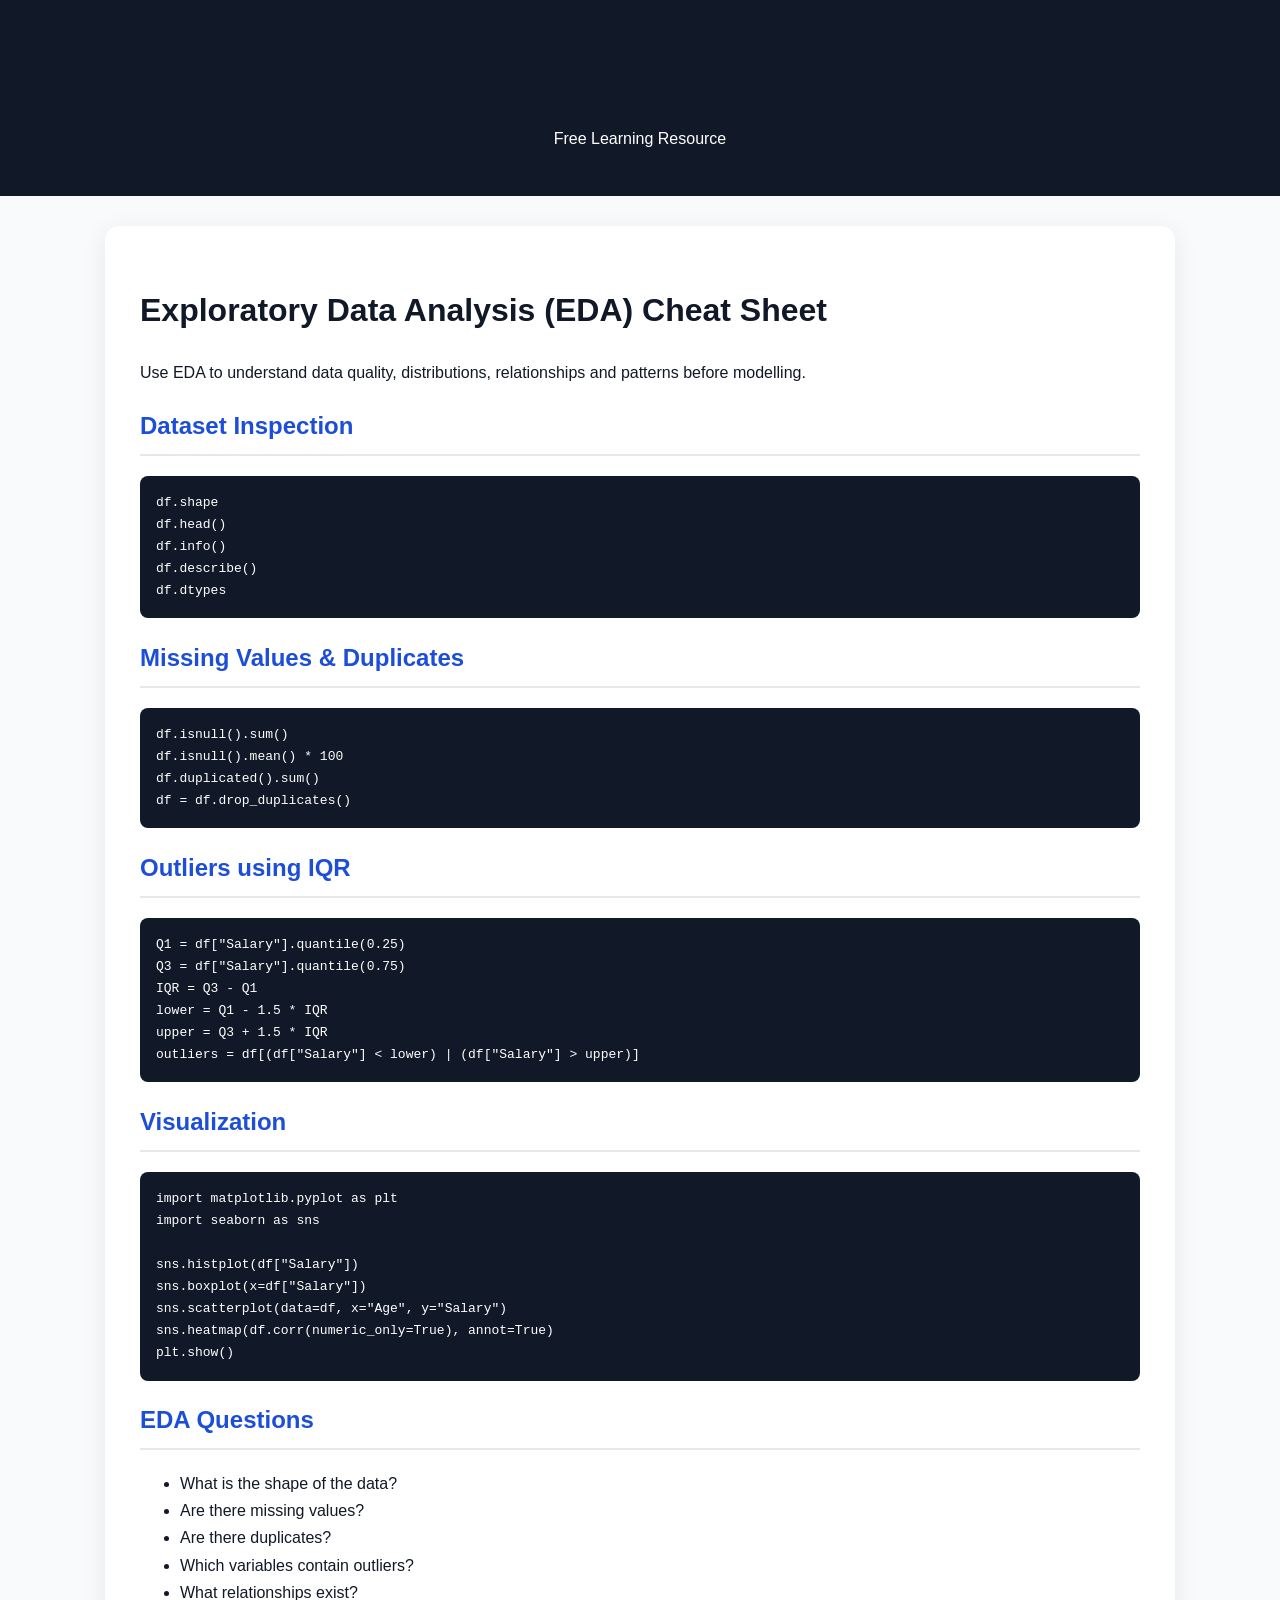
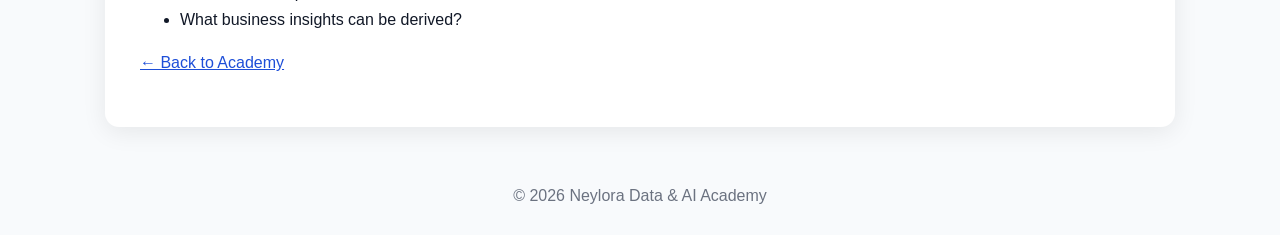
<file: resources/eda-cheat-sheet.html>
<!DOCTYPE html>
<html lang="en"><head>
<meta charset="UTF-8"><meta name="viewport" content="width=device-width,initial-scale=1.0">
<title>Exploratory Data Analysis Cheat Sheet | Neylora Data & AI Academy</title>
<meta name="description" content="Free EDA cheat sheet covering profiling, missing values, outliers, statistics, correlation and visualization.">
<style>
body{font-family:Arial,sans-serif;margin:0;background:#f8fafc;color:#111827;line-height:1.7}
header{background:#111827;color:#fff;padding:28px 20px;text-align:center}
.container{max-width:1000px;margin:30px auto;background:#fff;padding:35px;border-radius:14px;box-shadow:0 5px 25px rgba(0,0,0,.08)}
h1{color:#111827}h2{color:#1d4ed8;border-bottom:2px solid #e5e7eb;padding-bottom:7px}
pre{background:#111827;color:#fff;padding:16px;border-radius:8px;overflow:auto}
table{width:100%;border-collapse:collapse}th,td{border:1px solid #ddd;padding:10px;text-align:left}th{background:#eef2ff}
.tip{background:#eff6ff;padding:15px;border-left:4px solid #2563eb;border-radius:6px}
a{color:#1d4ed8}footer{text-align:center;padding:25px;color:#6b7280}
</style></head><body>
<header><h1>Neylora Data & AI Academy</h1><p>Free Learning Resource</p></header>
<div class="container">
<h1>Exploratory Data Analysis (EDA) Cheat Sheet</h1>
<p>Use EDA to understand data quality, distributions, relationships and patterns before modelling.</p>
<h2>Dataset Inspection</h2><pre><code>df.shape
df.head()
df.info()
df.describe()
df.dtypes</code></pre>
<h2>Missing Values & Duplicates</h2><pre><code>df.isnull().sum()
df.isnull().mean() * 100
df.duplicated().sum()
df = df.drop_duplicates()</code></pre>
<h2>Outliers using IQR</h2><pre><code>Q1 = df["Salary"].quantile(0.25)
Q3 = df["Salary"].quantile(0.75)
IQR = Q3 - Q1
lower = Q1 - 1.5 * IQR
upper = Q3 + 1.5 * IQR
outliers = df[(df["Salary"] < lower) | (df["Salary"] > upper)]</code></pre>
<h2>Visualization</h2><pre><code>import matplotlib.pyplot as plt
import seaborn as sns

sns.histplot(df["Salary"])
sns.boxplot(x=df["Salary"])
sns.scatterplot(data=df, x="Age", y="Salary")
sns.heatmap(df.corr(numeric_only=True), annot=True)
plt.show()</code></pre>
<h2>EDA Questions</h2><ul><li>What is the shape of the data?</li><li>Are there missing values?</li><li>Are there duplicates?</li><li>Which variables contain outliers?</li><li>What relationships exist?</li><li>What business insights can be derived?</li></ul>
<p><a href="../index.html">← Back to Academy</a></p></div>
<footer>© 2026 Neylora Data & AI Academy</footer>
</body></html>
</file>
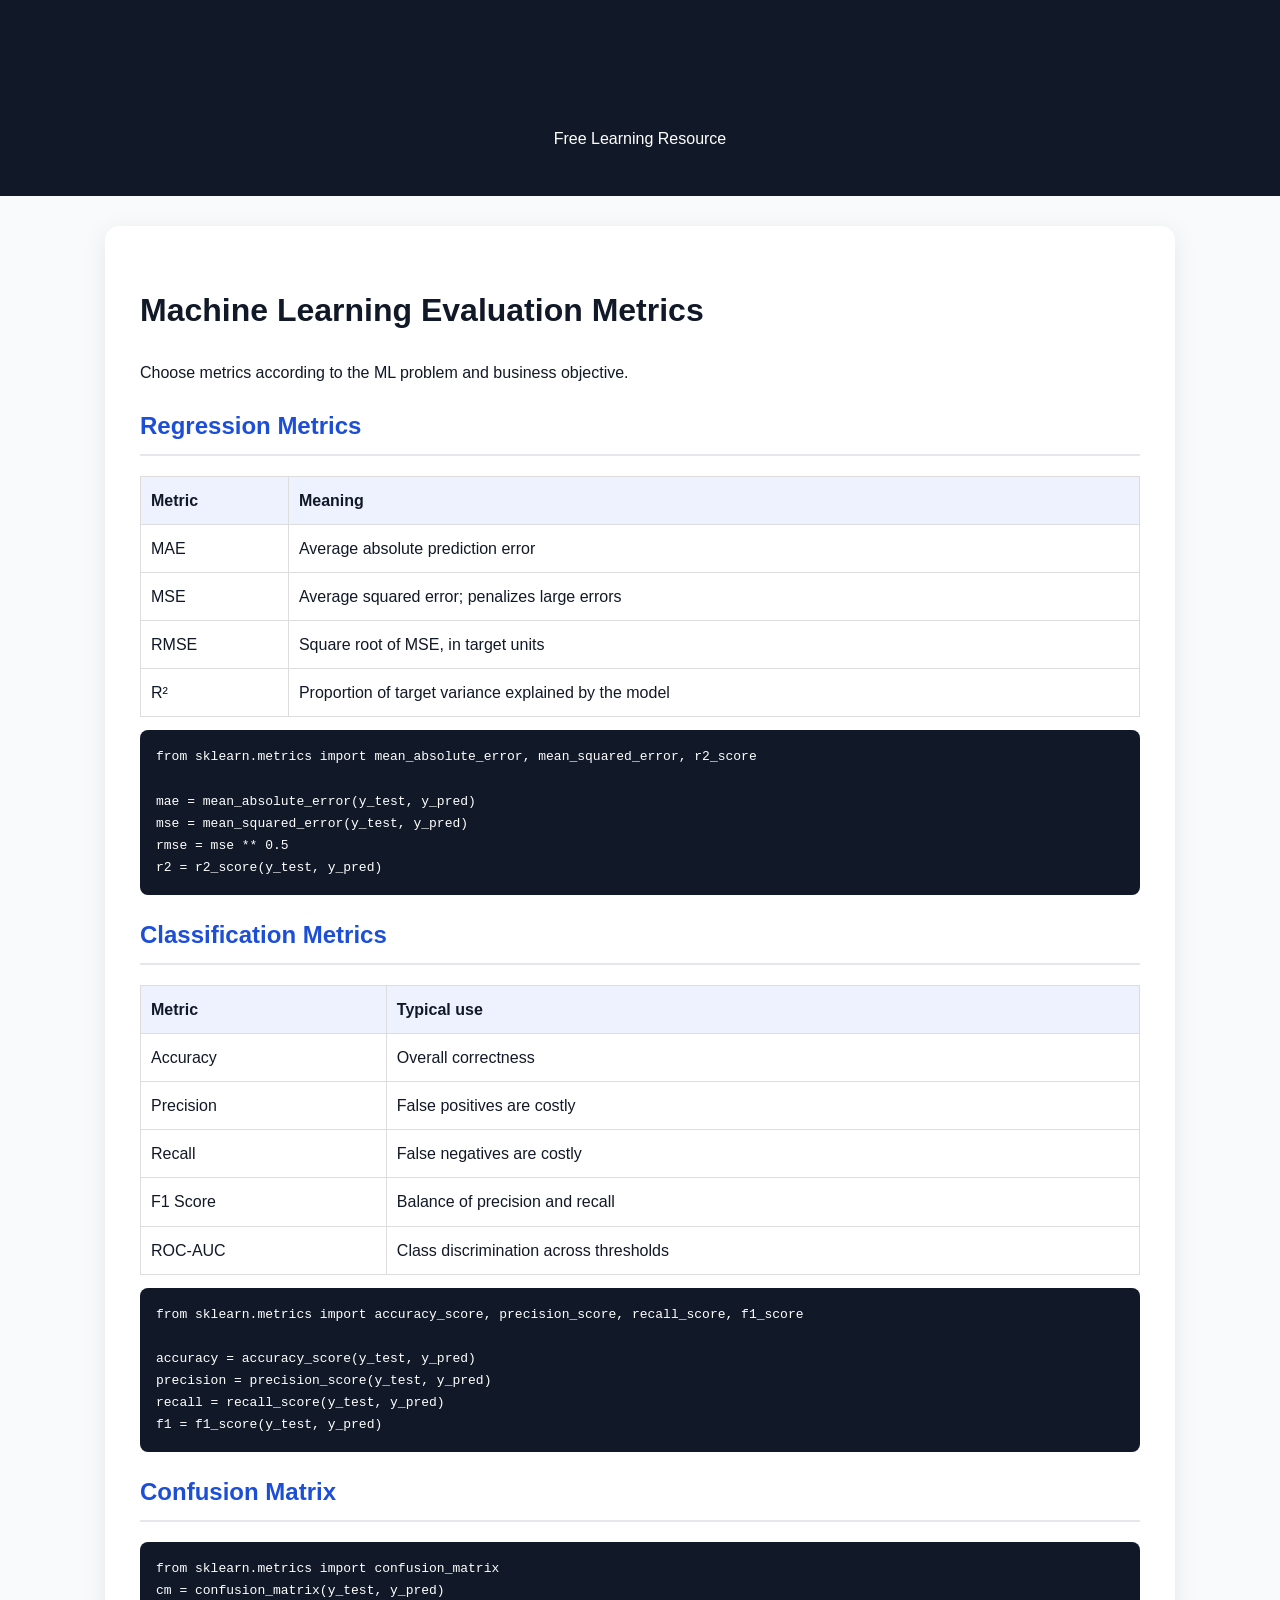
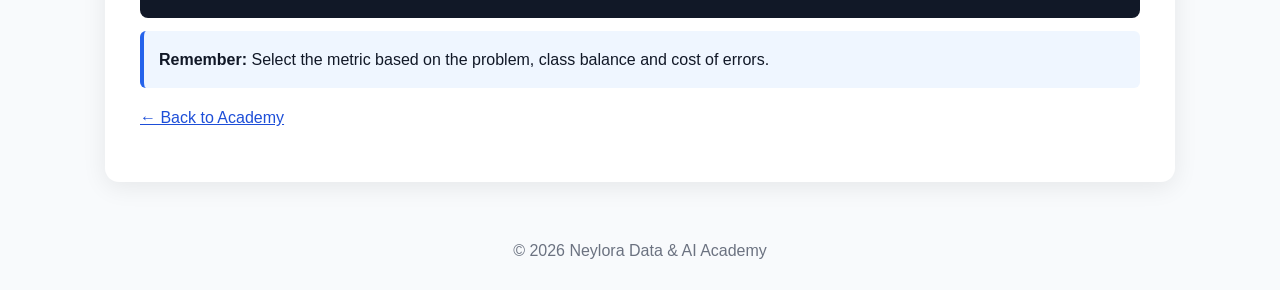
<file: resources/ml-evaluation-metrics.html>
<!DOCTYPE html>
<html lang="en"><head>
<meta charset="UTF-8"><meta name="viewport" content="width=device-width,initial-scale=1.0">
<title>Machine Learning Evaluation Metrics Cheat Sheet | Neylora Data & AI Academy</title>
<meta name="description" content="Free machine learning evaluation guide covering regression and classification metrics.">
<style>
body{font-family:Arial,sans-serif;margin:0;background:#f8fafc;color:#111827;line-height:1.7}
header{background:#111827;color:#fff;padding:28px 20px;text-align:center}
.container{max-width:1000px;margin:30px auto;background:#fff;padding:35px;border-radius:14px;box-shadow:0 5px 25px rgba(0,0,0,.08)}
h1{color:#111827}h2{color:#1d4ed8;border-bottom:2px solid #e5e7eb;padding-bottom:7px}
pre{background:#111827;color:#fff;padding:16px;border-radius:8px;overflow:auto}
table{width:100%;border-collapse:collapse}th,td{border:1px solid #ddd;padding:10px;text-align:left}th{background:#eef2ff}
.tip{background:#eff6ff;padding:15px;border-left:4px solid #2563eb;border-radius:6px}
a{color:#1d4ed8}footer{text-align:center;padding:25px;color:#6b7280}
</style></head><body>
<header><h1>Neylora Data & AI Academy</h1><p>Free Learning Resource</p></header>
<div class="container">
<h1>Machine Learning Evaluation Metrics</h1>
<p>Choose metrics according to the ML problem and business objective.</p>
<h2>Regression Metrics</h2>
<table><tr><th>Metric</th><th>Meaning</th></tr>
<tr><td>MAE</td><td>Average absolute prediction error</td></tr>
<tr><td>MSE</td><td>Average squared error; penalizes large errors</td></tr>
<tr><td>RMSE</td><td>Square root of MSE, in target units</td></tr>
<tr><td>R²</td><td>Proportion of target variance explained by the model</td></tr></table>
<pre><code>from sklearn.metrics import mean_absolute_error, mean_squared_error, r2_score

mae = mean_absolute_error(y_test, y_pred)
mse = mean_squared_error(y_test, y_pred)
rmse = mse ** 0.5
r2 = r2_score(y_test, y_pred)</code></pre>
<h2>Classification Metrics</h2>
<table><tr><th>Metric</th><th>Typical use</th></tr>
<tr><td>Accuracy</td><td>Overall correctness</td></tr>
<tr><td>Precision</td><td>False positives are costly</td></tr>
<tr><td>Recall</td><td>False negatives are costly</td></tr>
<tr><td>F1 Score</td><td>Balance of precision and recall</td></tr>
<tr><td>ROC-AUC</td><td>Class discrimination across thresholds</td></tr></table>
<pre><code>from sklearn.metrics import accuracy_score, precision_score, recall_score, f1_score

accuracy = accuracy_score(y_test, y_pred)
precision = precision_score(y_test, y_pred)
recall = recall_score(y_test, y_pred)
f1 = f1_score(y_test, y_pred)</code></pre>
<h2>Confusion Matrix</h2><pre><code>from sklearn.metrics import confusion_matrix
cm = confusion_matrix(y_test, y_pred)</code></pre>
<div class="tip"><b>Remember:</b> Select the metric based on the problem, class balance and cost of errors.</div>
<p><a href="../index.html">← Back to Academy</a></p></div>
<footer>© 2026 Neylora Data & AI Academy</footer>
</body></html>
</file>
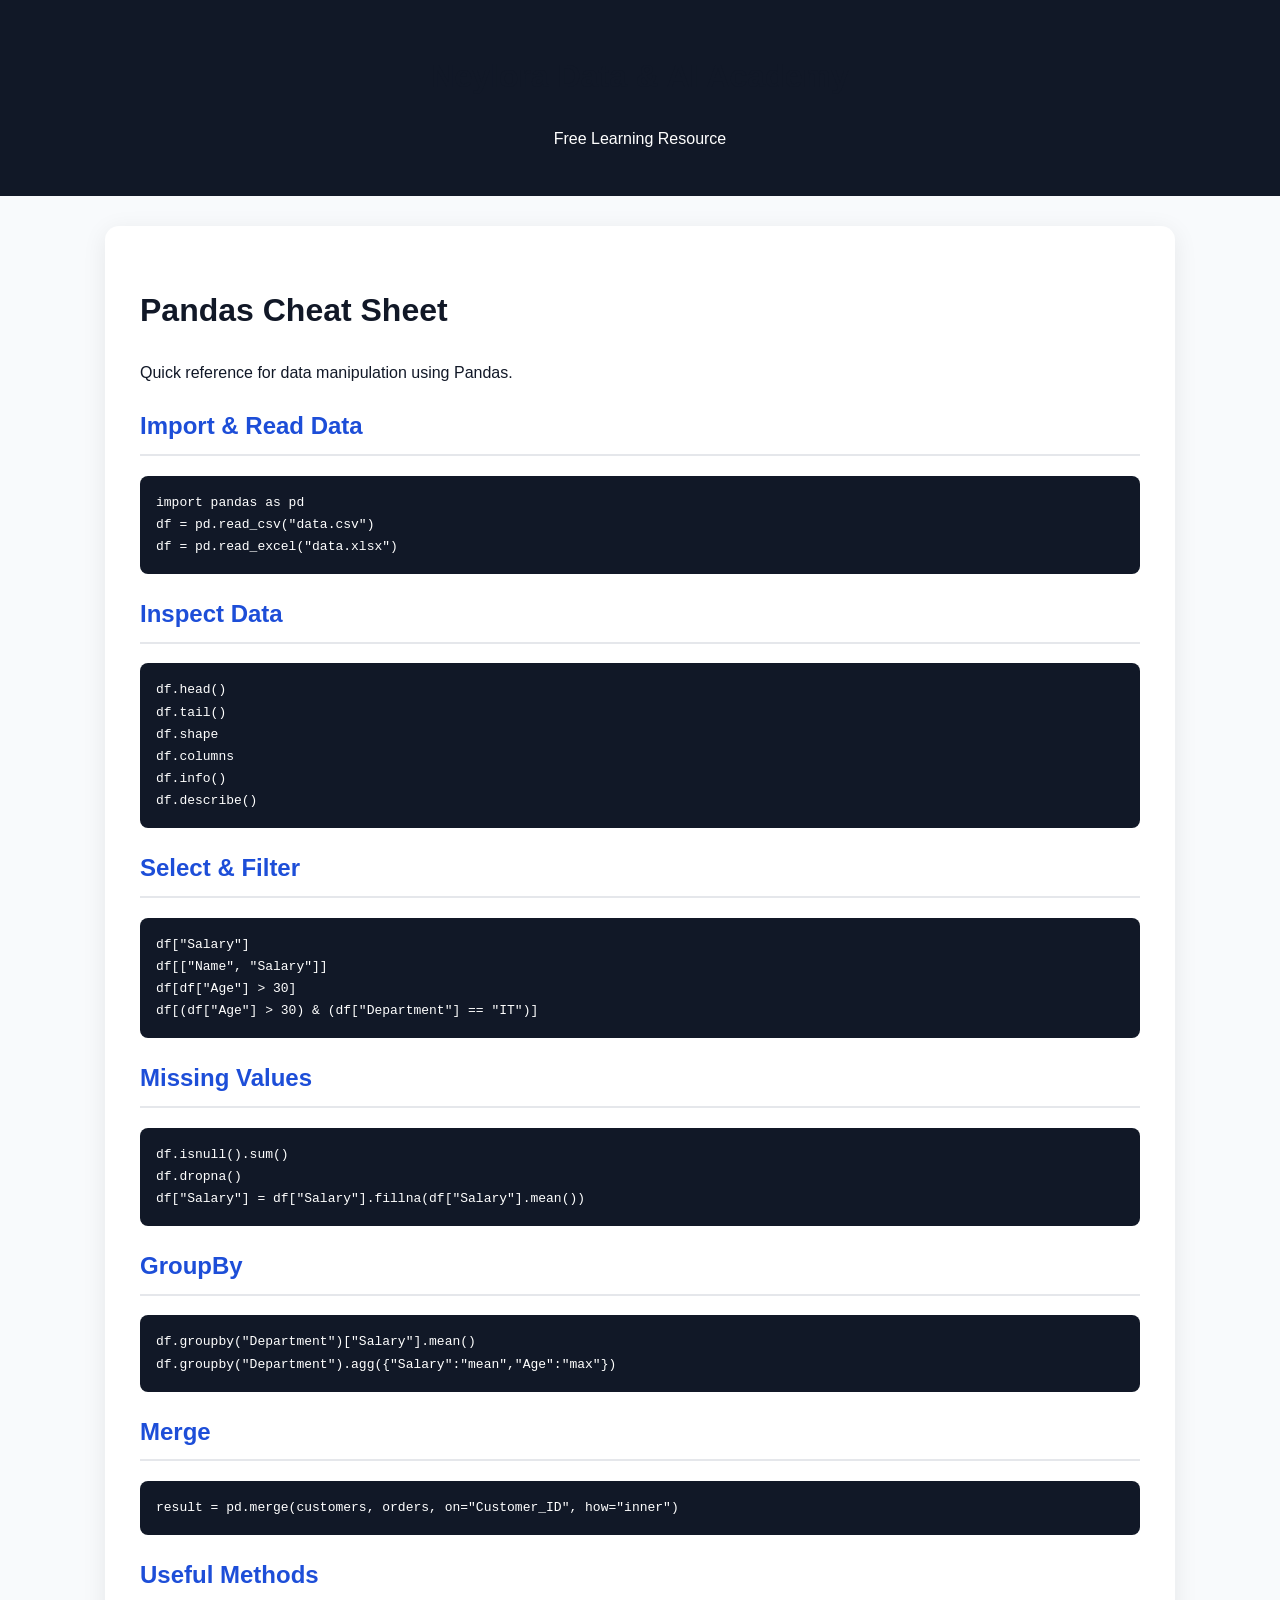
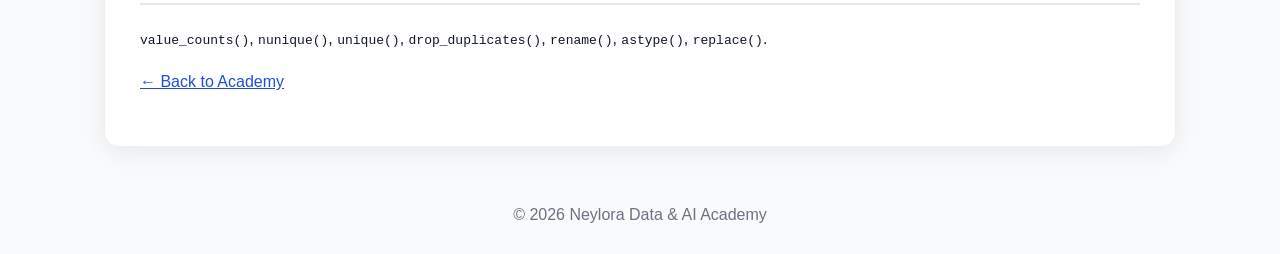
<file: resources/pandas-cheat-sheet.html>
<!DOCTYPE html>
<html lang="en"><head>
<meta charset="UTF-8"><meta name="viewport" content="width=device-width,initial-scale=1.0">
<title>Pandas Cheat Sheet | Neylora Data & AI Academy</title>
<meta name="description" content="Free Pandas cheat sheet covering DataFrames, CSV files, filtering, grouping, merging and missing values.">
<style>
body{font-family:Arial,sans-serif;margin:0;background:#f8fafc;color:#111827;line-height:1.7}
header{background:#111827;color:#fff;padding:28px 20px;text-align:center}
.container{max-width:1000px;margin:30px auto;background:#fff;padding:35px;border-radius:14px;box-shadow:0 5px 25px rgba(0,0,0,.08)}
h1{color:#111827}h2{color:#1d4ed8;border-bottom:2px solid #e5e7eb;padding-bottom:7px}
pre{background:#111827;color:#fff;padding:16px;border-radius:8px;overflow:auto}
table{width:100%;border-collapse:collapse}th,td{border:1px solid #ddd;padding:10px;text-align:left}th{background:#eef2ff}
.tip{background:#eff6ff;padding:15px;border-left:4px solid #2563eb;border-radius:6px}
a{color:#1d4ed8}footer{text-align:center;padding:25px;color:#6b7280}
</style></head><body>
<header><h1>Neylora Data & AI Academy</h1><p>Free Learning Resource</p></header>
<div class="container">
<h1>Pandas Cheat Sheet</h1><p>Quick reference for data manipulation using Pandas.</p>
<h2>Import & Read Data</h2><pre><code>import pandas as pd
df = pd.read_csv("data.csv")
df = pd.read_excel("data.xlsx")</code></pre>
<h2>Inspect Data</h2><pre><code>df.head()
df.tail()
df.shape
df.columns
df.info()
df.describe()</code></pre>
<h2>Select & Filter</h2><pre><code>df["Salary"]
df[["Name", "Salary"]]
df[df["Age"] > 30]
df[(df["Age"] > 30) & (df["Department"] == "IT")]</code></pre>
<h2>Missing Values</h2><pre><code>df.isnull().sum()
df.dropna()
df["Salary"] = df["Salary"].fillna(df["Salary"].mean())</code></pre>
<h2>GroupBy</h2><pre><code>df.groupby("Department")["Salary"].mean()
df.groupby("Department").agg({"Salary":"mean","Age":"max"})</code></pre>
<h2>Merge</h2><pre><code>result = pd.merge(customers, orders, on="Customer_ID", how="inner")</code></pre>
<h2>Useful Methods</h2><p><code>value_counts()</code>, <code>nunique()</code>, <code>unique()</code>, <code>drop_duplicates()</code>, <code>rename()</code>, <code>astype()</code>, <code>replace()</code>.</p>
<p><a href="../index.html">← Back to Academy</a></p></div>
<footer>© 2026 Neylora Data & AI Academy</footer>
</body></html>
</file>
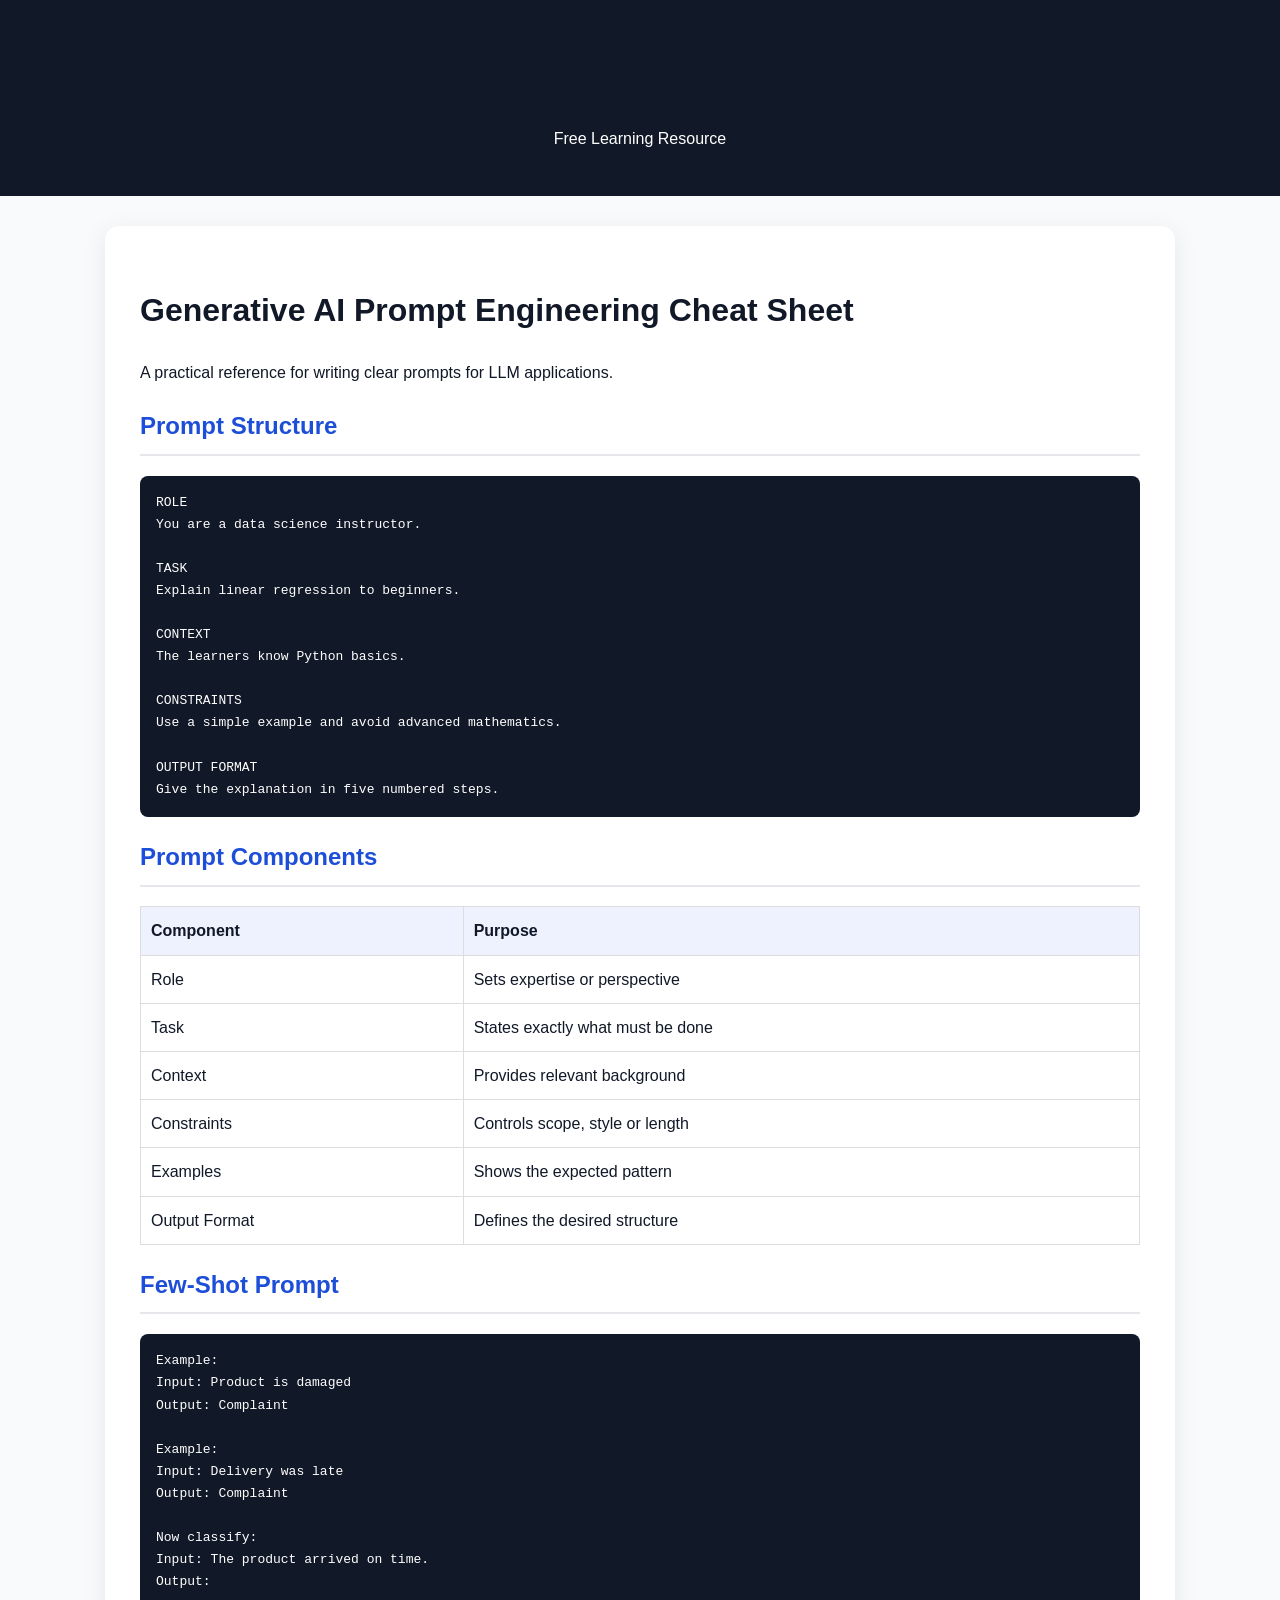
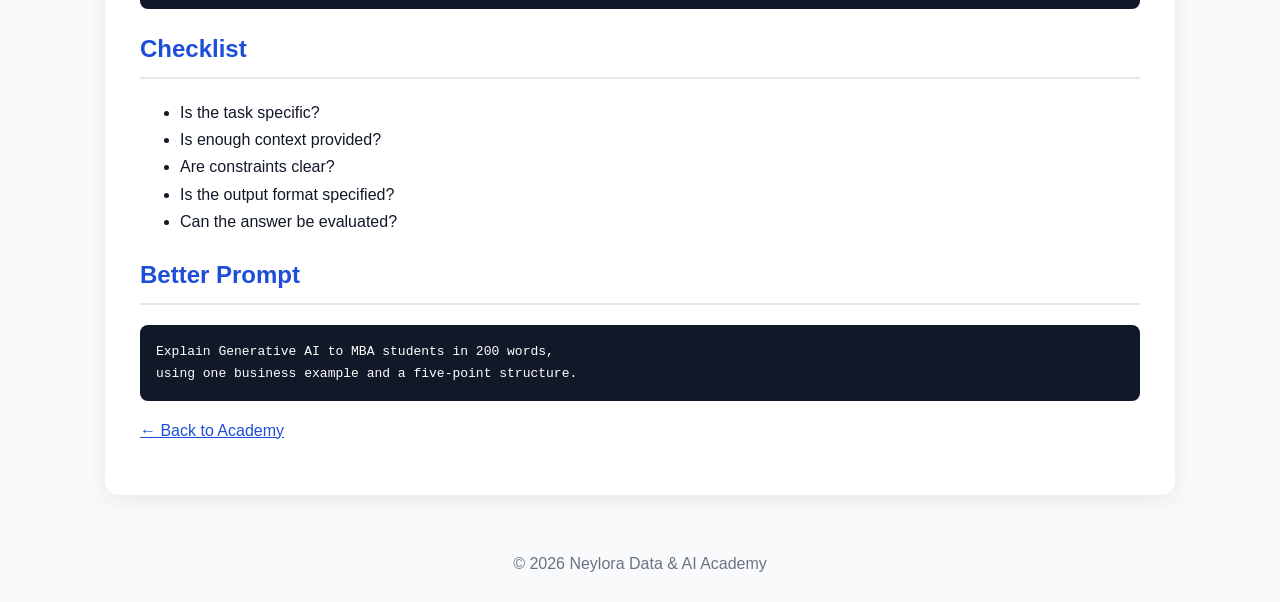
<file: resources/prompt-engineering-guide.html>
<!DOCTYPE html>
<html lang="en"><head>
<meta charset="UTF-8"><meta name="viewport" content="width=device-width,initial-scale=1.0">
<title>Generative AI Prompt Engineering Cheat Sheet | Neylora Data & AI Academy</title>
<meta name="description" content="Free prompt engineering guide covering role, task, context, constraints, examples and output format.">
<style>
body{font-family:Arial,sans-serif;margin:0;background:#f8fafc;color:#111827;line-height:1.7}
header{background:#111827;color:#fff;padding:28px 20px;text-align:center}
.container{max-width:1000px;margin:30px auto;background:#fff;padding:35px;border-radius:14px;box-shadow:0 5px 25px rgba(0,0,0,.08)}
h1{color:#111827}h2{color:#1d4ed8;border-bottom:2px solid #e5e7eb;padding-bottom:7px}
pre{background:#111827;color:#fff;padding:16px;border-radius:8px;overflow:auto}
table{width:100%;border-collapse:collapse}th,td{border:1px solid #ddd;padding:10px;text-align:left}th{background:#eef2ff}
.tip{background:#eff6ff;padding:15px;border-left:4px solid #2563eb;border-radius:6px}
a{color:#1d4ed8}footer{text-align:center;padding:25px;color:#6b7280}
</style></head><body>
<header><h1>Neylora Data & AI Academy</h1><p>Free Learning Resource</p></header>
<div class="container">
<h1>Generative AI Prompt Engineering Cheat Sheet</h1>
<p>A practical reference for writing clear prompts for LLM applications.</p>
<h2>Prompt Structure</h2><pre><code>ROLE
You are a data science instructor.

TASK
Explain linear regression to beginners.

CONTEXT
The learners know Python basics.

CONSTRAINTS
Use a simple example and avoid advanced mathematics.

OUTPUT FORMAT
Give the explanation in five numbered steps.</code></pre>
<h2>Prompt Components</h2>
<table><tr><th>Component</th><th>Purpose</th></tr>
<tr><td>Role</td><td>Sets expertise or perspective</td></tr>
<tr><td>Task</td><td>States exactly what must be done</td></tr>
<tr><td>Context</td><td>Provides relevant background</td></tr>
<tr><td>Constraints</td><td>Controls scope, style or length</td></tr>
<tr><td>Examples</td><td>Shows the expected pattern</td></tr>
<tr><td>Output Format</td><td>Defines the desired structure</td></tr></table>
<h2>Few-Shot Prompt</h2><pre><code>Example:
Input: Product is damaged
Output: Complaint

Example:
Input: Delivery was late
Output: Complaint

Now classify:
Input: The product arrived on time.
Output:</code></pre>
<h2>Checklist</h2><ul><li>Is the task specific?</li><li>Is enough context provided?</li><li>Are constraints clear?</li><li>Is the output format specified?</li><li>Can the answer be evaluated?</li></ul>
<h2>Better Prompt</h2><pre><code>Explain Generative AI to MBA students in 200 words,
using one business example and a five-point structure.</code></pre>
<p><a href="../index.html">← Back to Academy</a></p></div>
<footer>© 2026 Neylora Data & AI Academy</footer>
</body></html>
</file>
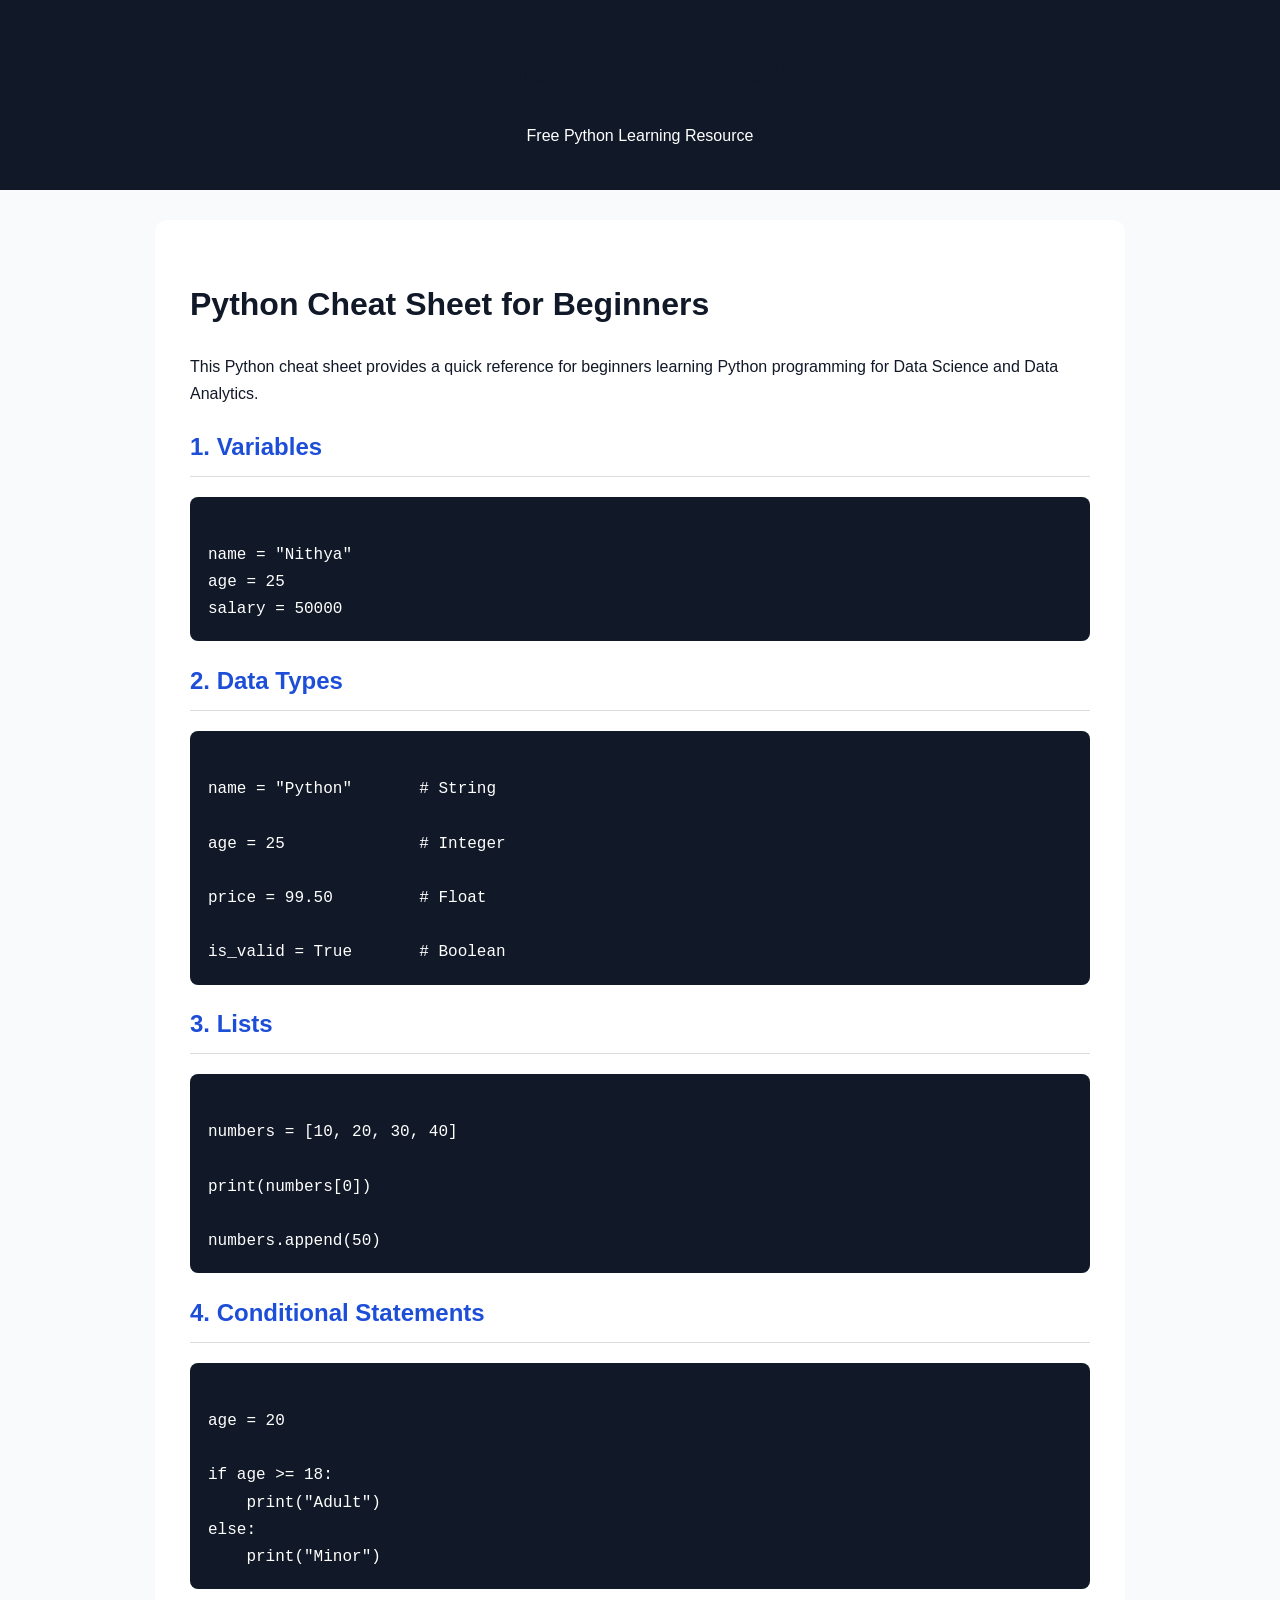
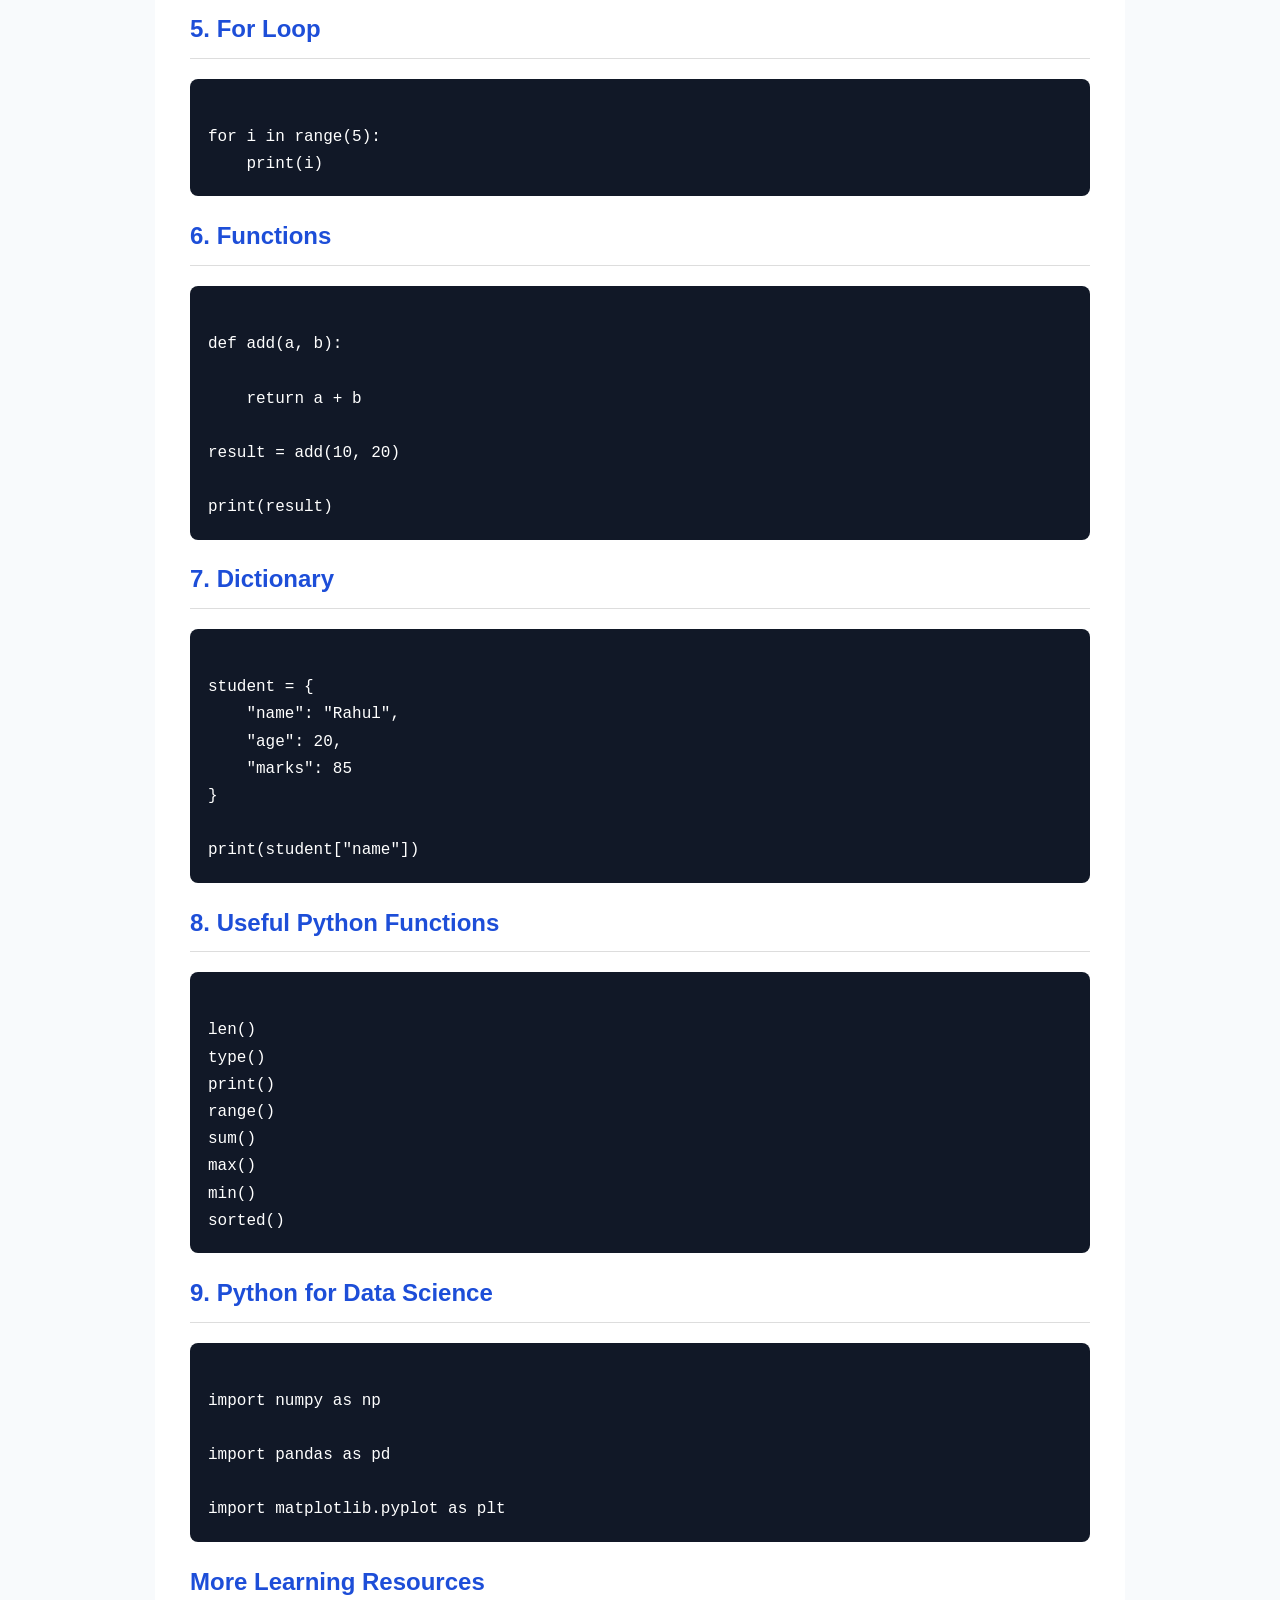
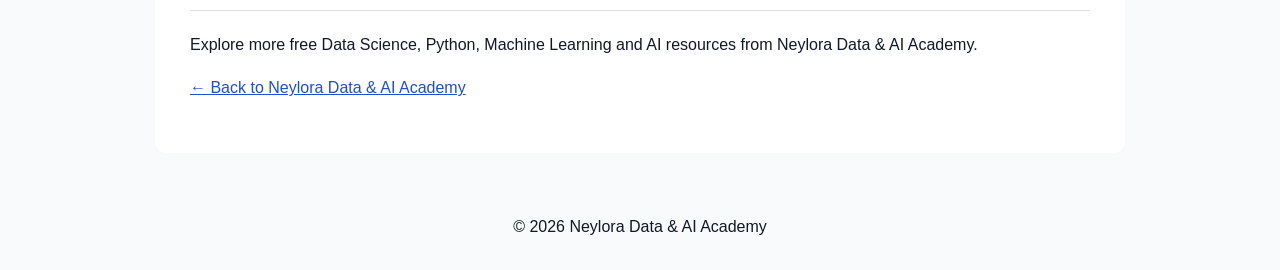
<file: resources/python-cheat-sheet.html>
<!DOCTYPE html>
<html lang="en">

<head>

    <meta charset="UTF-8">

    <meta name="viewport"
          content="width=device-width, initial-scale=1.0">

    <title>
        Python Cheat Sheet for Beginners |
        Neylora Data & AI Academy
    </title>

    <meta name="description"
          content="Free Python cheat sheet covering Python basics,
          variables, data types, conditions, loops, functions,
          lists, dictionaries and common Python syntax.">

    <style>

        body {
            font-family: Arial, sans-serif;
            margin: 0;
            background: #f8fafc;
            color: #111827;
            line-height: 1.7;
        }

        header {
            background: #111827;
            color: white;
            padding: 25px;
            text-align: center;
        }

        .container {
            max-width: 900px;
            margin: 30px auto;
            background: white;
            padding: 35px;
            border-radius: 12px;
        }

        h1 {
            color: #111827;
        }

        h2 {
            color: #1d4ed8;
            border-bottom: 1px solid #ddd;
            padding-bottom: 8px;
        }

        pre {
            background: #111827;
            color: white;
            padding: 18px;
            border-radius: 8px;
            overflow-x: auto;
        }

        code {
            font-family: Consolas, monospace;
        }

        a {
            color: #1d4ed8;
        }

        footer {
            text-align: center;
            padding: 30px;
        }

    </style>

</head>

<body>

<header>

    <h1>Neylora Data & AI Academy</h1>

    <p>
        Free Python Learning Resource
    </p>

</header>


<div class="container">

    <h1>Python Cheat Sheet for Beginners</h1>

    <p>
        This Python cheat sheet provides a quick reference
        for beginners learning Python programming for
        Data Science and Data Analytics.
    </p>


    <h2>1. Variables</h2>

<pre><code>
name = "Nithya"
age = 25
salary = 50000
</code></pre>


    <h2>2. Data Types</h2>

<pre><code>
name = "Python"       # String

age = 25              # Integer

price = 99.50         # Float

is_valid = True       # Boolean
</code></pre>


    <h2>3. Lists</h2>

<pre><code>
numbers = [10, 20, 30, 40]

print(numbers[0])

numbers.append(50)
</code></pre>


    <h2>4. Conditional Statements</h2>

<pre><code>
age = 20

if age >= 18:
    print("Adult")
else:
    print("Minor")
</code></pre>


    <h2>5. For Loop</h2>

<pre><code>
for i in range(5):
    print(i)
</code></pre>


    <h2>6. Functions</h2>

<pre><code>
def add(a, b):

    return a + b

result = add(10, 20)

print(result)
</code></pre>


    <h2>7. Dictionary</h2>

<pre><code>
student = {
    "name": "Rahul",
    "age": 20,
    "marks": 85
}

print(student["name"])
</code></pre>


    <h2>8. Useful Python Functions</h2>

<pre><code>
len()
type()
print()
range()
sum()
max()
min()
sorted()
</code></pre>


    <h2>9. Python for Data Science</h2>

<pre><code>
import numpy as np

import pandas as pd

import matplotlib.pyplot as plt
</code></pre>


    <h2>More Learning Resources</h2>

    <p>
        Explore more free Data Science, Python,
        Machine Learning and AI resources from
        Neylora Data & AI Academy.
    </p>

    <p>
        <a href="../index.html">
            ← Back to Neylora Data & AI Academy
        </a>
    </p>

</div>


<footer>

    © 2026 Neylora Data & AI Academy

</footer>

</body>

</html>
</file>
